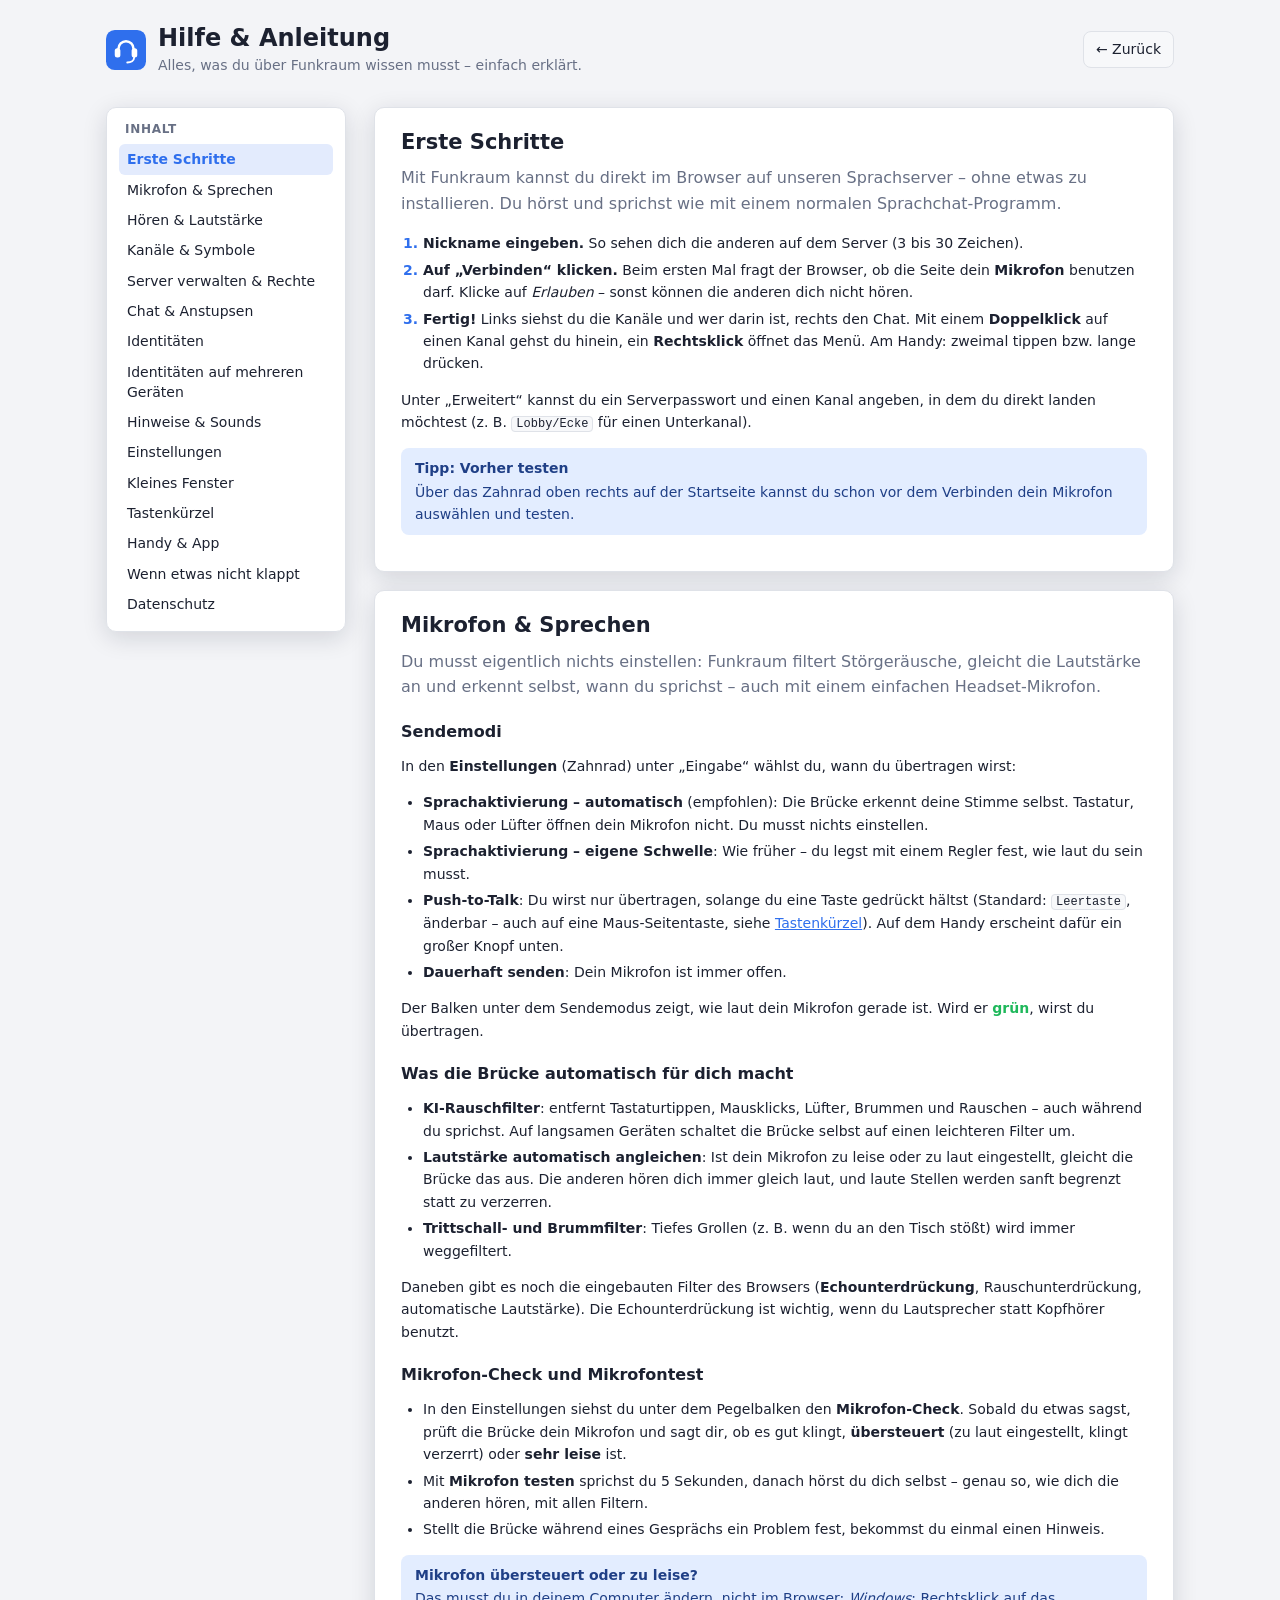
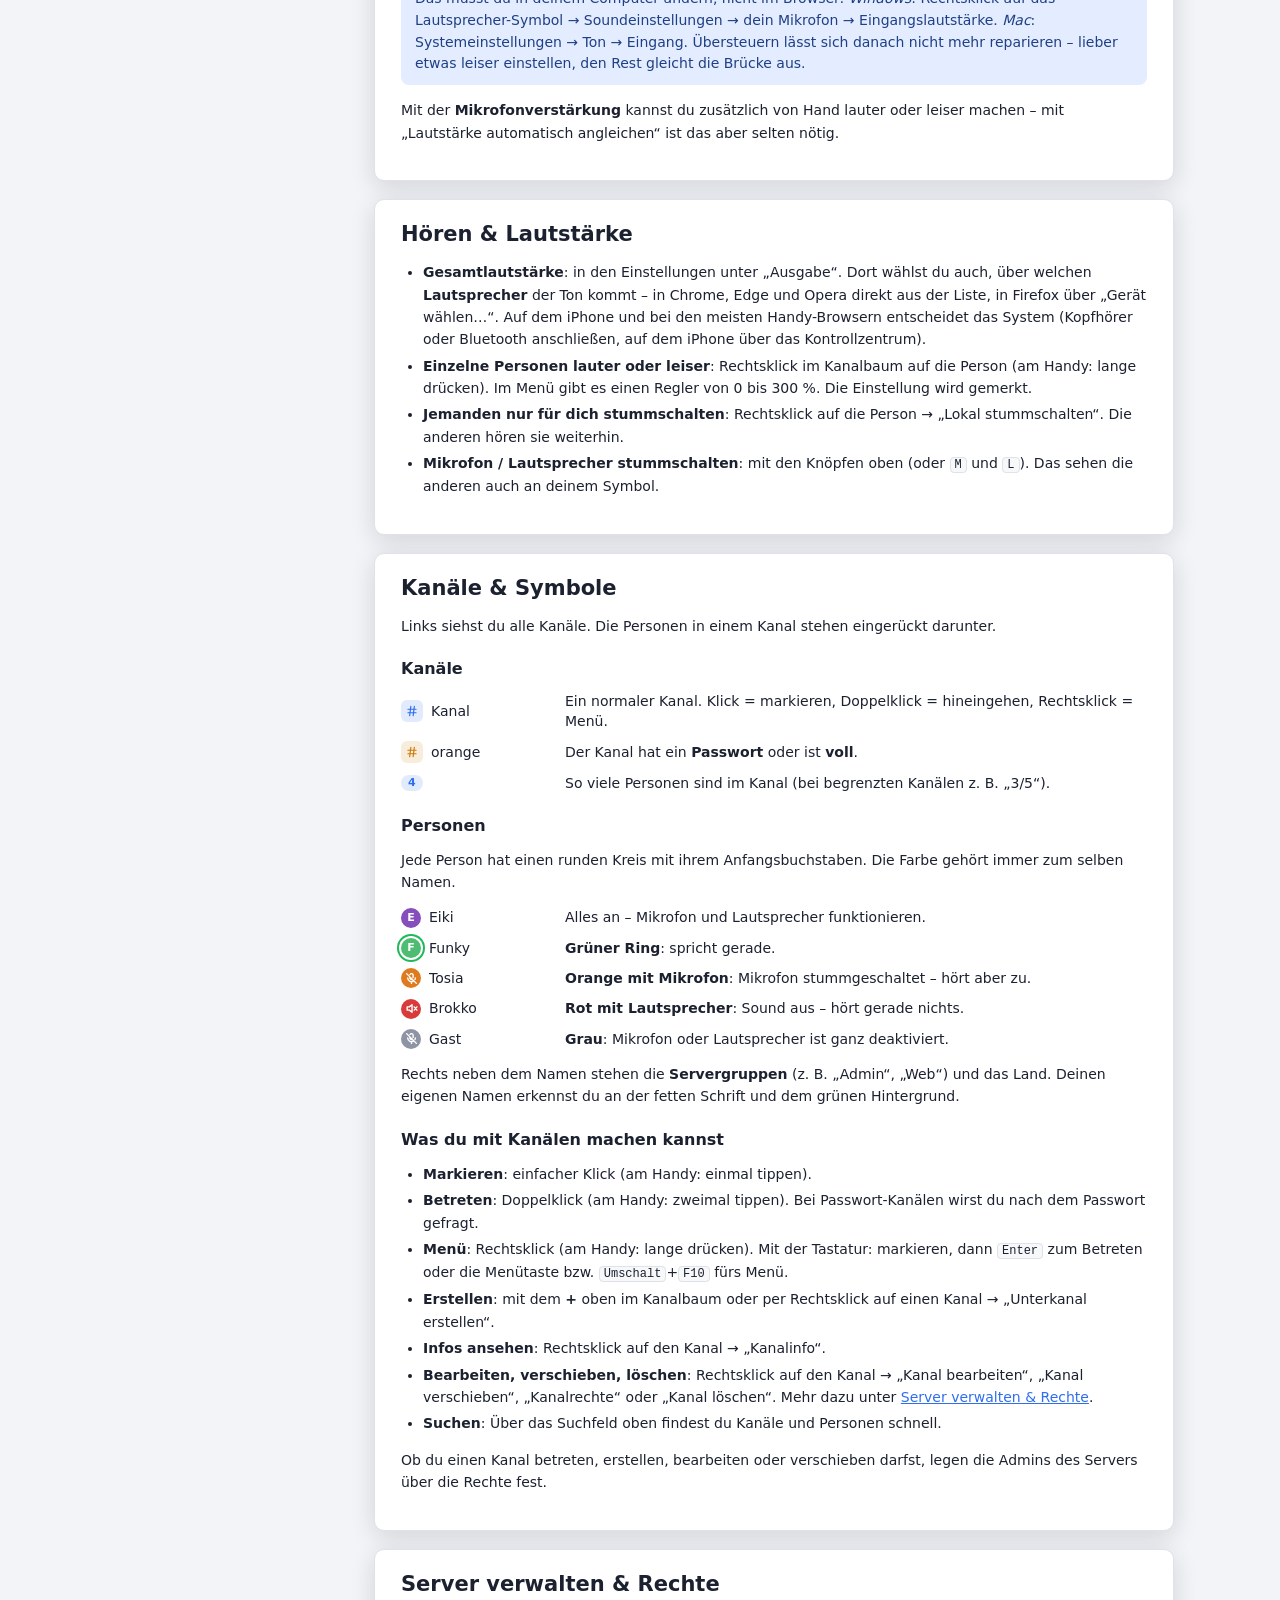
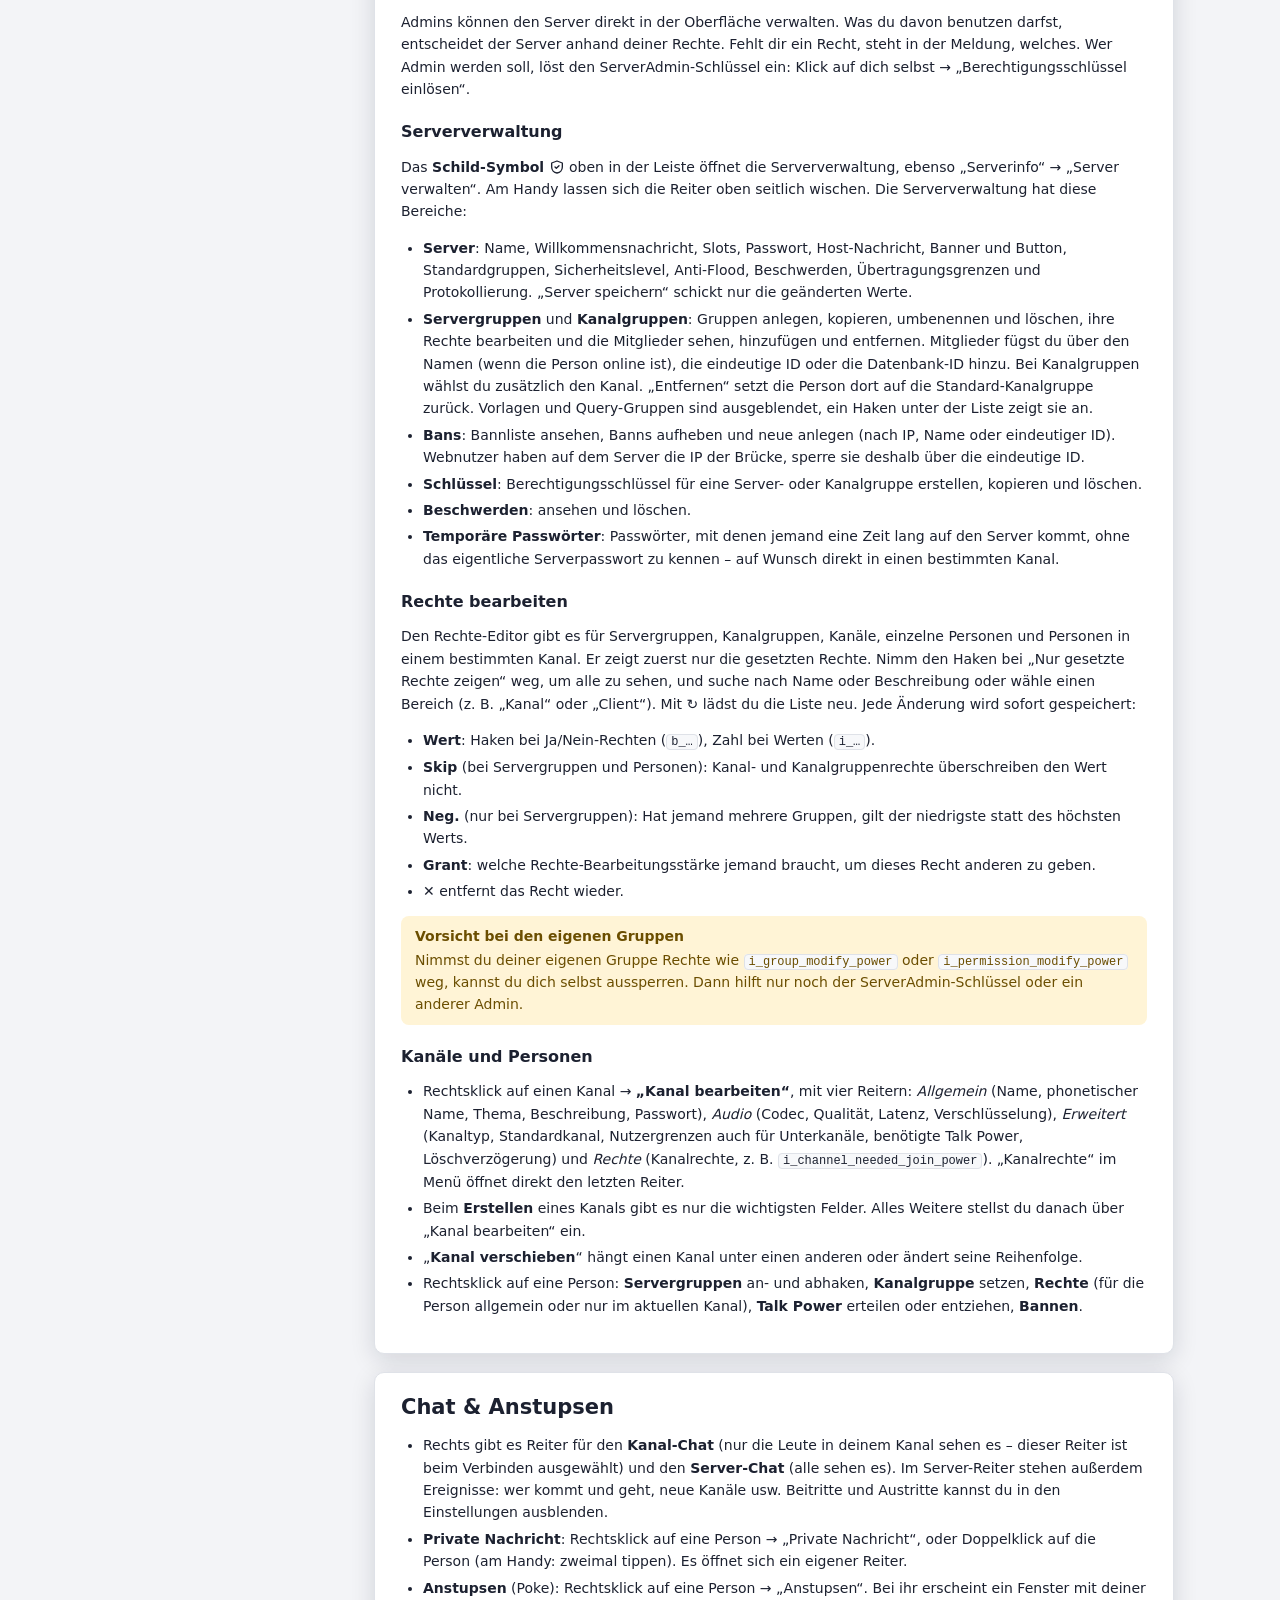
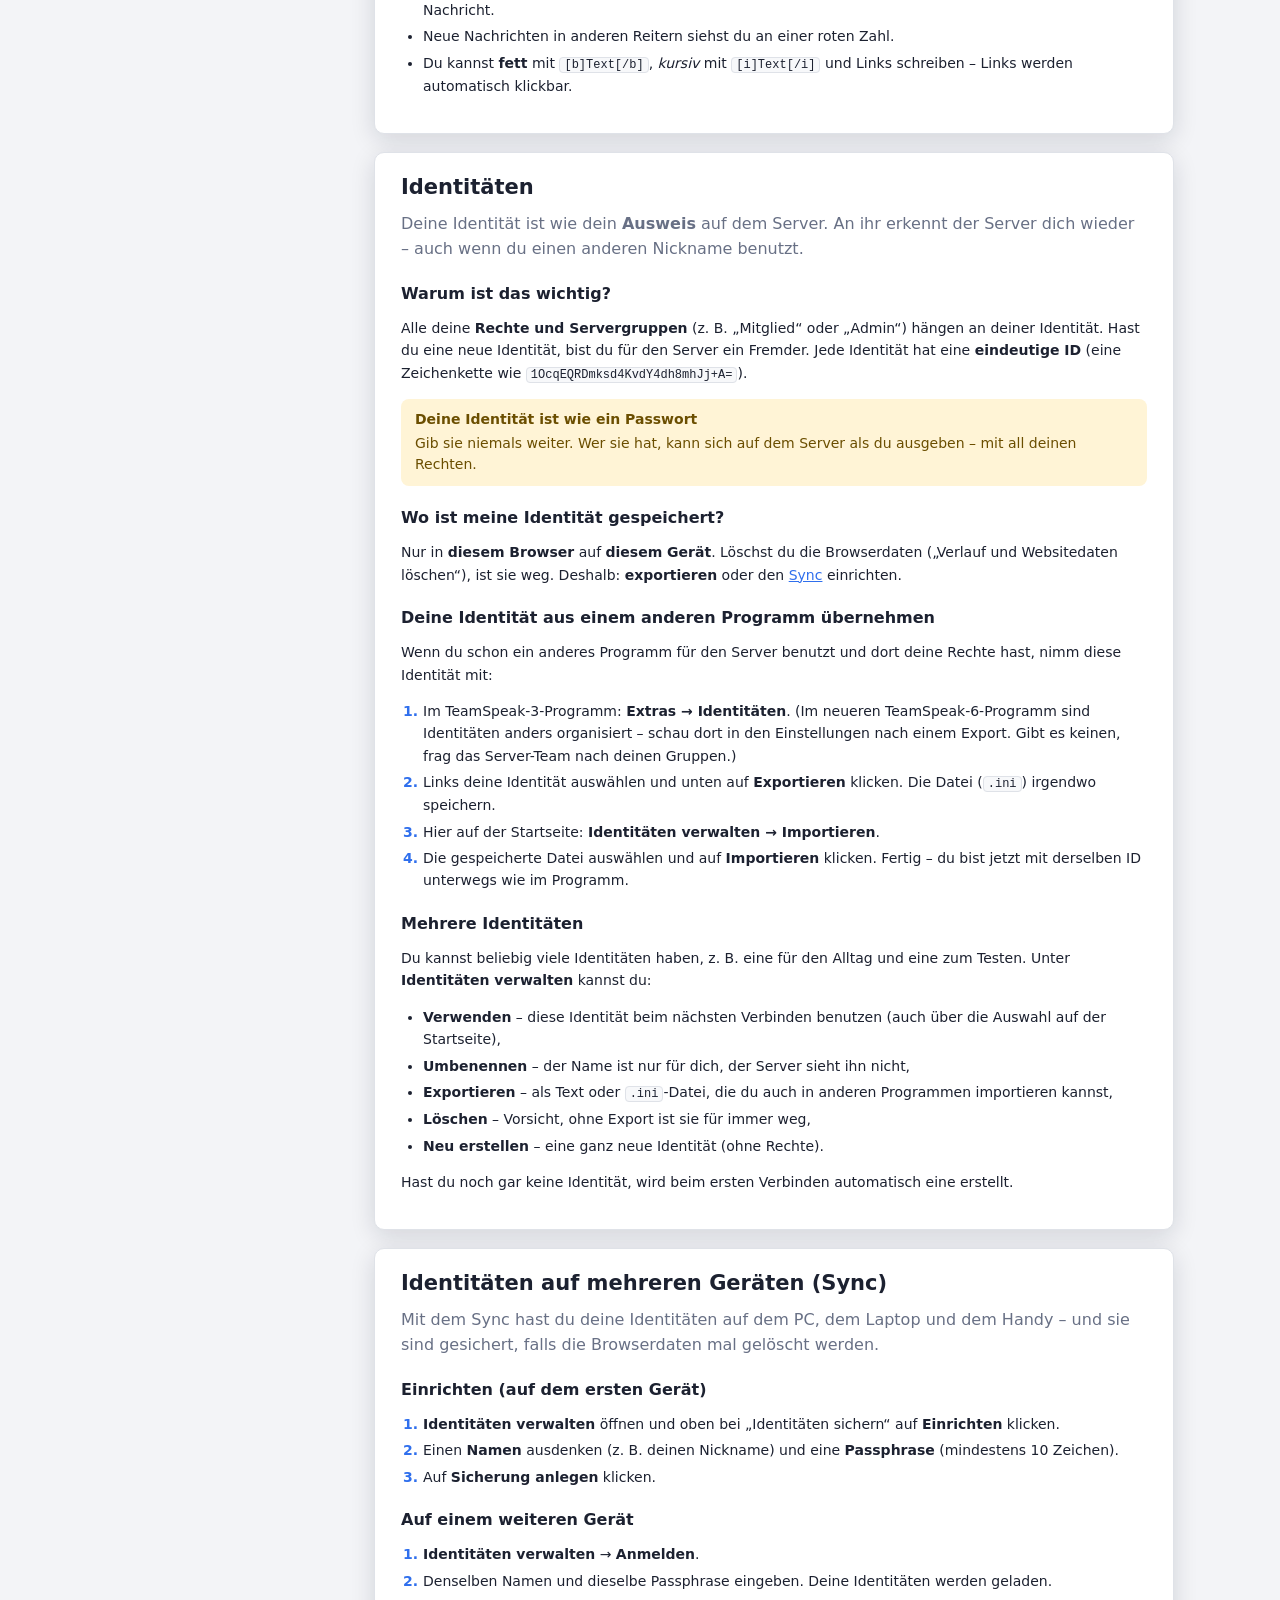
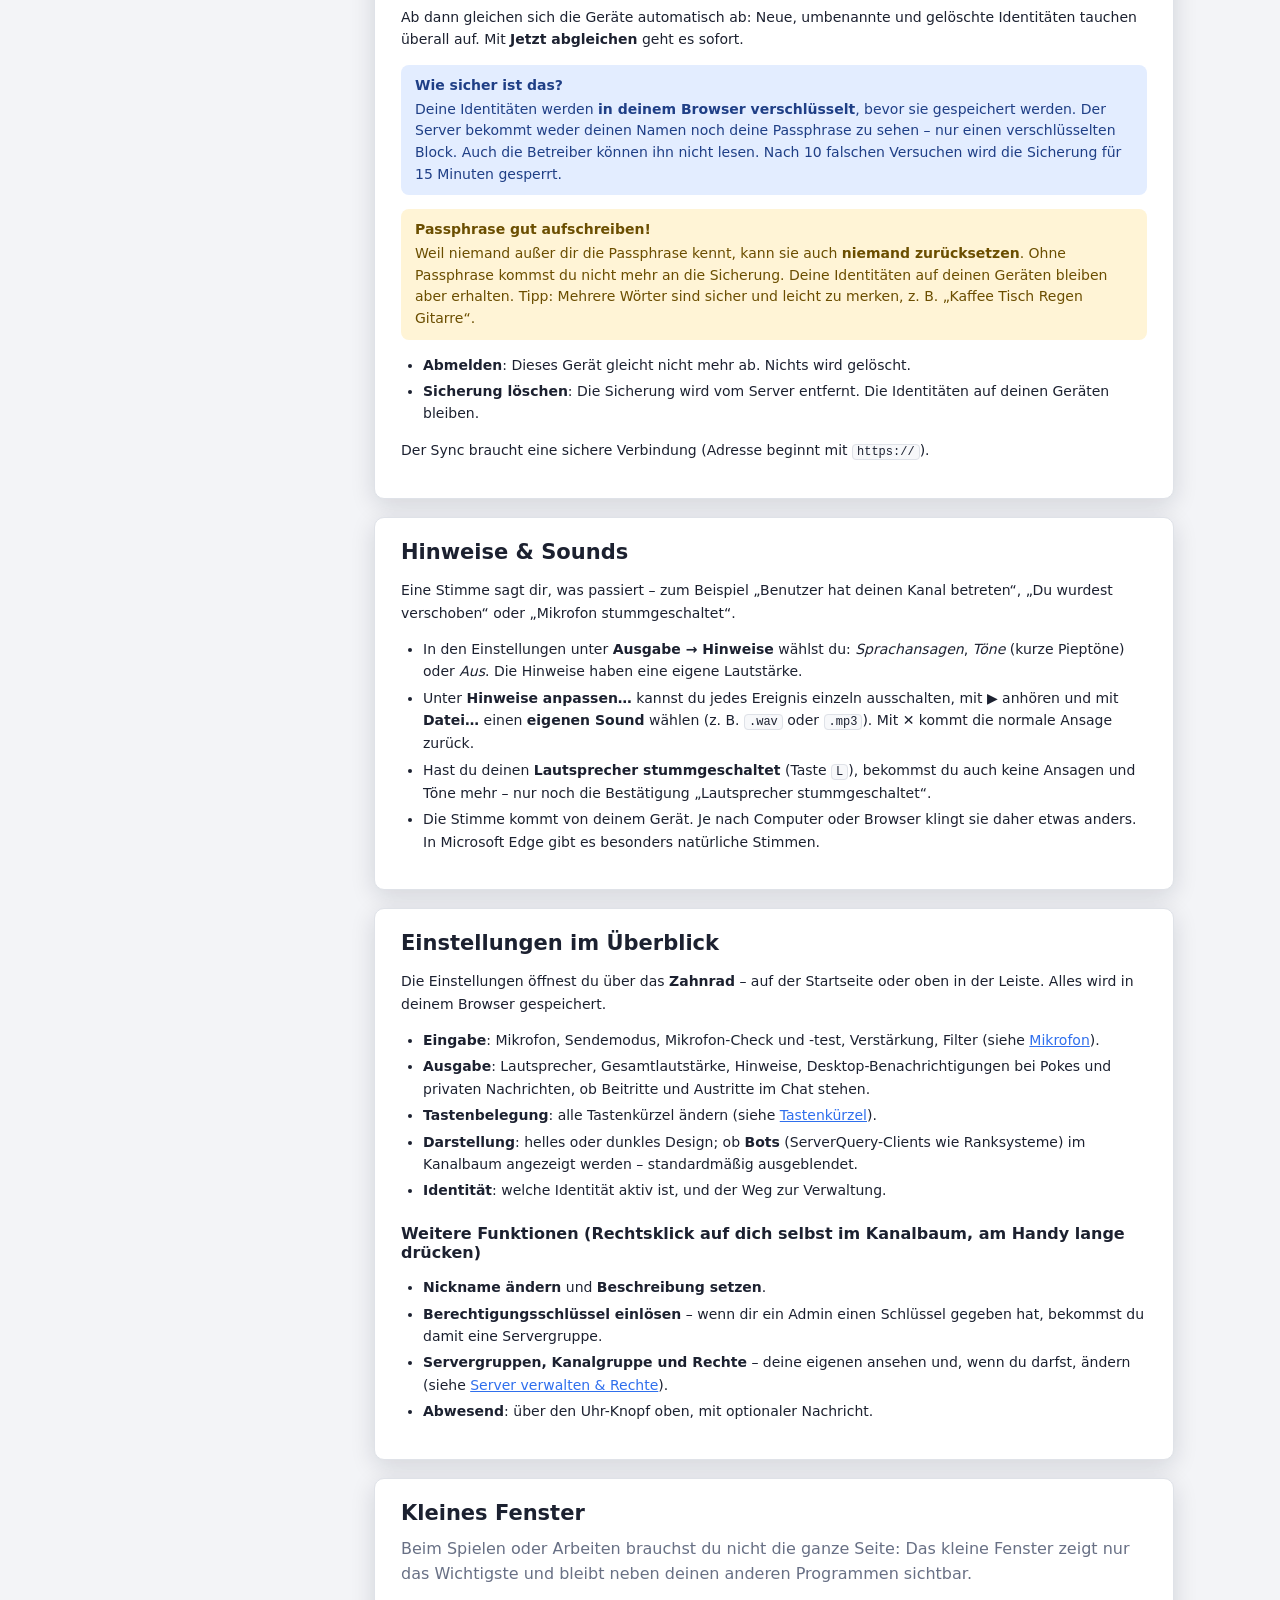
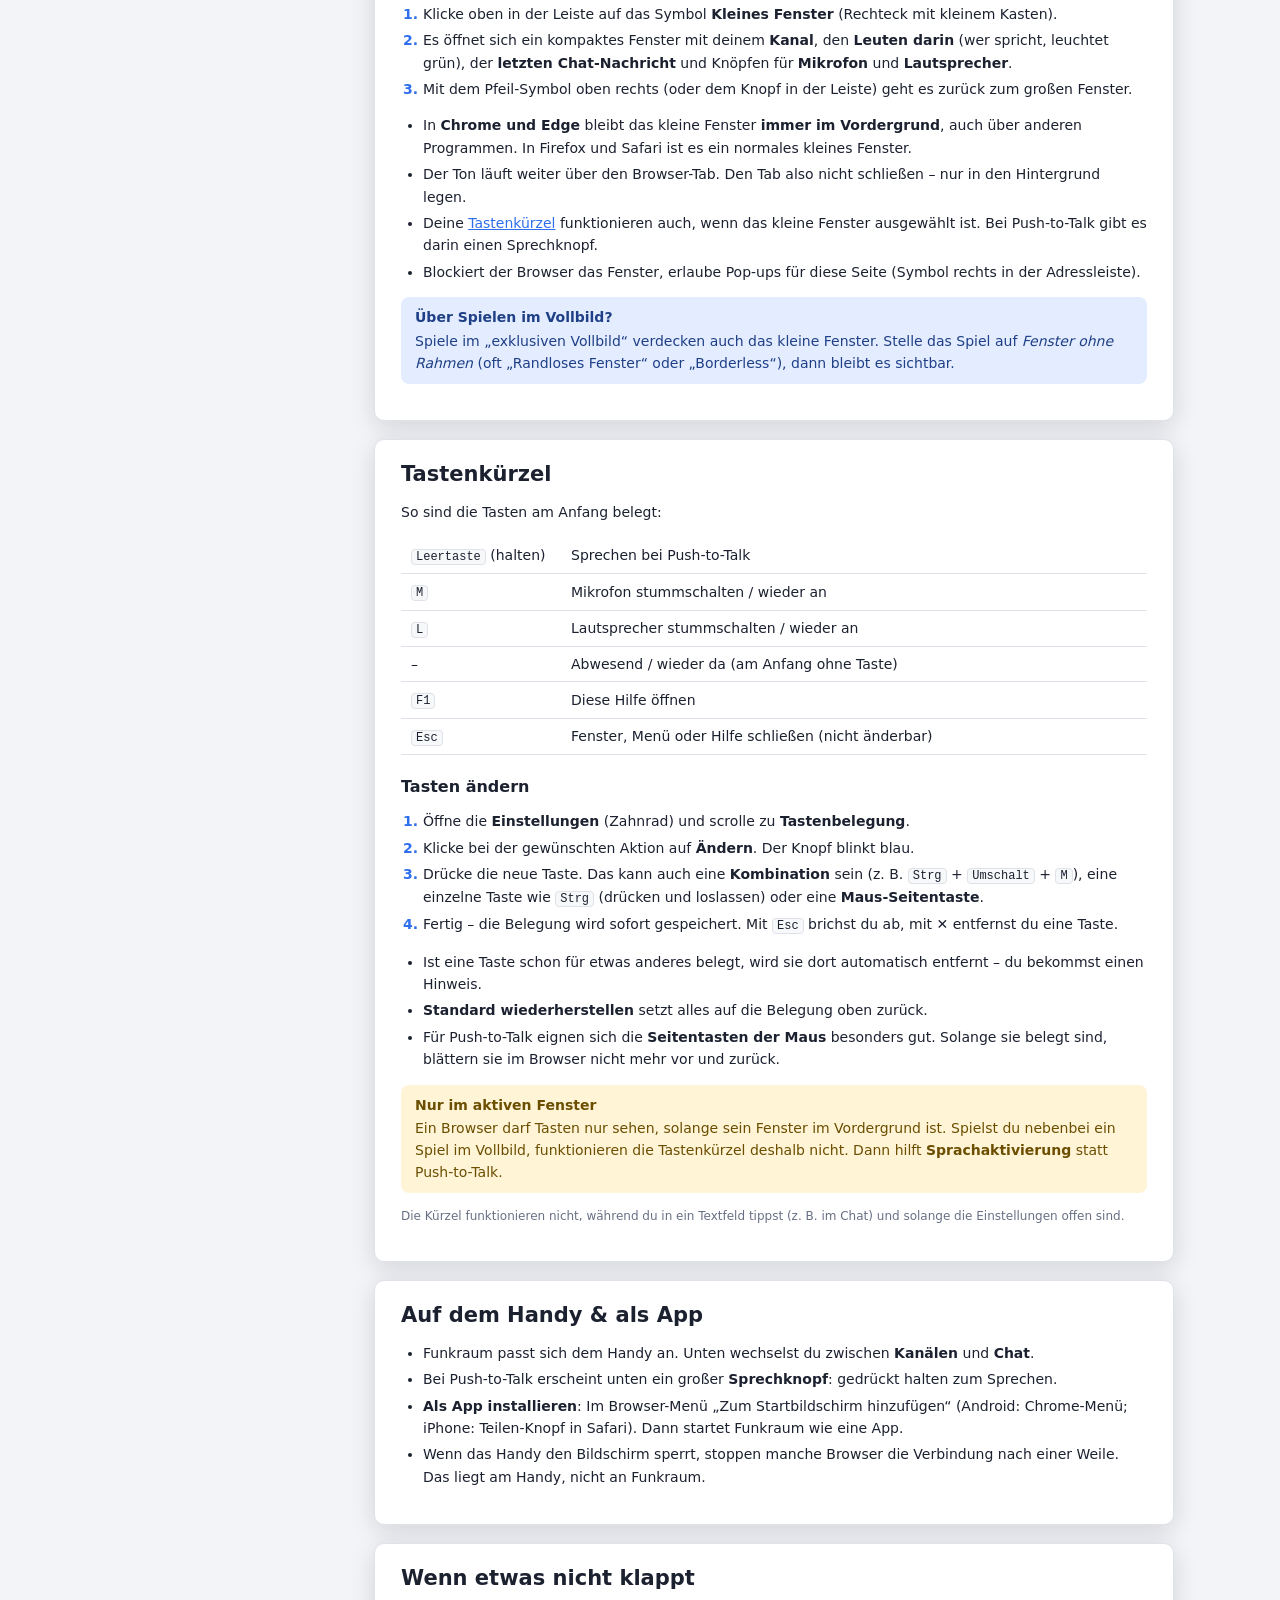
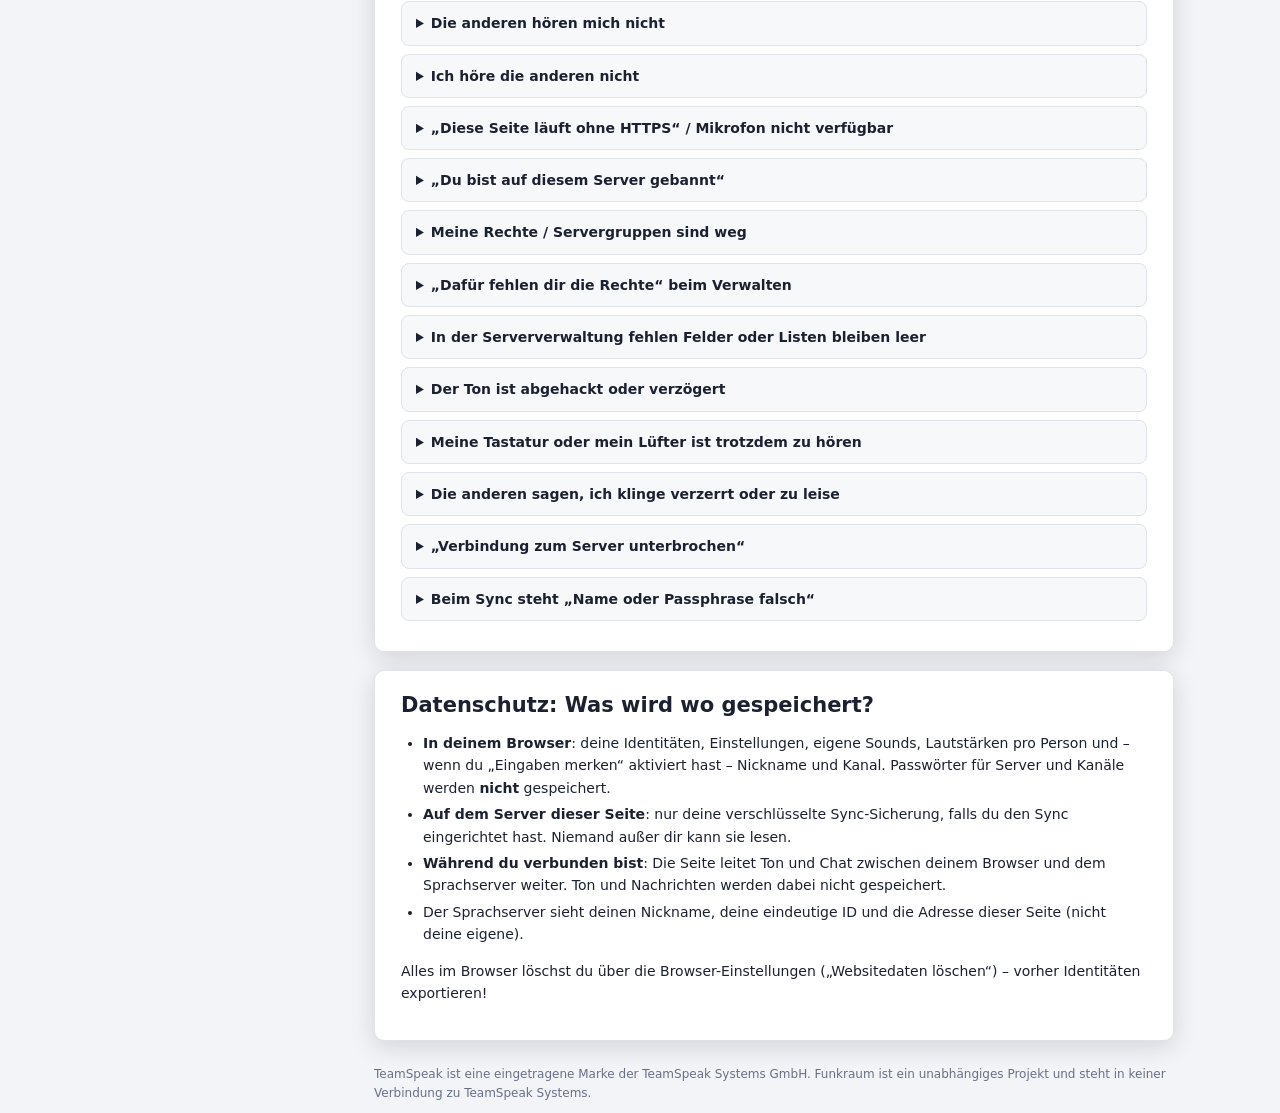
<file: web/help.html>
<!doctype html>
<html lang="de">
<head>
<meta charset="utf-8">
<meta name="viewport" content="width=device-width, initial-scale=1, viewport-fit=cover">
<meta name="theme-color" content="#1b1f27">
<title>Hilfe – Funkraum</title>
<link rel="icon" href="icon.svg" type="image/svg+xml">
<link rel="stylesheet" href="style.css">
<style>
  html, body { height: auto; min-height: 100%; }
  /* shown as overlay inside the app: the app's ✕ replaces the back button */
  .embedded .help-head .back { display: none; }
  .embedded .help-head { padding-right: 52px; }
  .help { max-width: 1100px; margin: 0 auto; padding: 16px; display: grid; grid-template-columns: 240px minmax(0, 1fr); gap: 28px; align-items: start; }
  .help-head { grid-column: 1 / -1; display: flex; align-items: center; gap: 12px; padding: 8px 0 4px; }
  .help-head h1 { margin: 0; font-size: 24px; }
  .help-head p { margin: 2px 0 0; }
  .help-head .back { margin-left: auto; text-decoration: none; }
  .toc { position: sticky; top: 16px; max-height: calc(100vh - 32px); overflow: auto; padding: 12px; }
  .toc h2 { font-size: 12px; text-transform: uppercase; letter-spacing: .06em; color: var(--muted); margin: 2px 6px 8px; }
  .toc a { display: block; padding: 5px 8px; border-radius: 6px; color: var(--text); text-decoration: none; font-size: 14px; }
  .toc a:hover { background: var(--hover); }
  .toc a.active { background: var(--select); color: var(--accent); font-weight: 600; }
  .content { min-width: 0; }
  .content section { padding: 22px 26px; margin-bottom: 18px; scroll-margin-top: 16px; }
  .content h2 { margin: 0 0 10px; font-size: 21px; }
  .content h3 { text-transform: none; letter-spacing: 0; font-size: 16px; color: var(--text); margin: 22px 0 6px; }
  .content p, .content li { line-height: 1.6; }
  .content ul, .content ol { padding-left: 22px; }
  .content li + li { margin-top: 4px; }
  .lead { font-size: 16px; color: var(--muted); margin-top: 0; }
  .tip, .warn-box { border-radius: 8px; padding: 10px 14px; margin: 14px 0; line-height: 1.55; }
  .tip { background: var(--info-bg); color: var(--info-text); }
  .warn-box { background: var(--warn-bg); color: var(--warn-text); }
  .tip > strong:first-child, .warn-box > strong:first-child { display: block; margin-bottom: 2px; }
  .legend { display: grid; grid-template-columns: auto 1fr; gap: 10px 14px; align-items: center; margin: 12px 0; }
  .legend .demo { display: flex; align-items: center; gap: 8px; min-width: 150px; font-size: 14px; }
  .legend .talk-dot.avatar { position: relative; }
  .legend .chan-ico { width: 22px; height: 22px; padding: 4px; border-radius: 6px; color: var(--accent); background: color-mix(in srgb, var(--accent) 14%, transparent); flex: none; }
  .legend .chan-ico.locked { color: #c97c0e; background: color-mix(in srgb, #d38b1f 16%, transparent); }
  .legend .chan-ico svg, .legend .ico svg { width: 100%; height: 100%; display: block; }
  .legend .count { font-size: 11px; font-weight: 600; padding: 0 7px; border-radius: 9px; background: color-mix(in srgb, var(--accent) 14%, transparent); color: var(--accent); }
  .legend .ring { box-shadow: 0 0 0 2px var(--panel), 0 0 0 4px var(--talk); }
  kbd { font-size: 12px; }
  table.keys { border-collapse: collapse; width: 100%; margin: 8px 0; }
  table.keys td { padding: 7px 10px; border-bottom: 1px solid var(--border); }
  table.keys td:first-child { width: 160px; white-space: nowrap; }
  details.faq { border: 1px solid var(--border); border-radius: 8px; padding: 0 14px; margin: 8px 0; background: var(--panel-2); }
  details.faq summary { color: var(--text); font-weight: 600; padding: 11px 0; }
  details.faq[open] summary { border-bottom: 1px solid var(--border); margin-bottom: 4px; }
  .steps li::marker { font-weight: 700; color: var(--accent); }
  @media (max-width: 820px) {
    .help { grid-template-columns: 1fr; gap: 12px; }
    .toc { position: static; max-height: none; }
    .toc nav { display: flex; flex-wrap: wrap; gap: 4px; }
    .toc a { background: var(--panel-2); border: 1px solid var(--border); font-size: 13px; }
    .content section { padding: 18px 16px; }
  }
</style>
</head>
<body>
<div class="help">
  <header class="help-head">
    <img src="icon.svg" alt="" width="40" height="40">
    <div>
      <h1>Hilfe &amp; Anleitung</h1>
      <p class="muted">Alles, was du über Funkraum wissen musst – einfach erklärt.</p>
    </div>
    <a class="back" href="./"><button type="button">← Zurück</button></a>
  </header>

  <aside class="card toc">
    <h2>Inhalt</h2>
    <nav>
      <a href="#start">Erste Schritte</a>
      <a href="#mikrofon">Mikrofon &amp; Sprechen</a>
      <a href="#hoeren">Hören &amp; Lautstärke</a>
      <a href="#kanaele">Kanäle &amp; Symbole</a>
      <a href="#verwaltung">Server verwalten &amp; Rechte</a>
      <a href="#chat">Chat &amp; Anstupsen</a>
      <a href="#identitaet">Identitäten</a>
      <a href="#sync">Identitäten auf mehreren Geräten</a>
      <a href="#hinweise">Hinweise &amp; Sounds</a>
      <a href="#einstellungen">Einstellungen</a>
      <a href="#mini">Kleines Fenster</a>
      <a href="#tasten">Tastenkürzel</a>
      <a href="#handy">Handy &amp; App</a>
      <a href="#probleme">Wenn etwas nicht klappt</a>
      <a href="#datenschutz">Datenschutz</a>
    </nav>
  </aside>

  <main class="content">

    <section class="card" id="start">
      <h2>Erste Schritte</h2>
      <p class="lead">Mit Funkraum kannst du direkt im Browser auf unseren Sprachserver – ohne etwas zu installieren. Du hörst und sprichst wie mit einem normalen Sprachchat-Programm.</p>
      <ol class="steps">
        <li><strong>Nickname eingeben.</strong> So sehen dich die anderen auf dem Server (3 bis 30 Zeichen).</li>
        <li><strong>Auf „Verbinden“ klicken.</strong> Beim ersten Mal fragt der Browser, ob die Seite dein <strong>Mikrofon</strong> benutzen darf. Klicke auf <em>Erlauben</em> – sonst können die anderen dich nicht hören.</li>
        <li><strong>Fertig!</strong> Links siehst du die Kanäle und wer darin ist, rechts den Chat. Mit einem <strong>Doppelklick</strong> auf einen Kanal gehst du hinein, ein <strong>Rechtsklick</strong> öffnet das Menü. Am Handy: zweimal tippen bzw. lange drücken.</li>
      </ol>
      <p>Unter „Erweitert“ kannst du ein Serverpasswort und einen Kanal angeben, in dem du direkt landen möchtest (z.&nbsp;B. <code>Lobby/Ecke</code> für einen Unterkanal).</p>
      <div class="tip"><strong>Tipp: Vorher testen</strong>Über das Zahnrad oben rechts auf der Startseite kannst du schon vor dem Verbinden dein Mikrofon auswählen und testen.</div>
    </section>

    <section class="card" id="mikrofon">
      <h2>Mikrofon &amp; Sprechen</h2>
      <p class="lead">Du musst eigentlich nichts einstellen: Funkraum filtert Störgeräusche, gleicht die Lautstärke an und erkennt selbst, wann du sprichst – auch mit einem einfachen Headset-Mikrofon.</p>
      <h3>Sendemodi</h3>
      <p>In den <strong>Einstellungen</strong> (Zahnrad) unter „Eingabe“ wählst du, wann du übertragen wirst:</p>
      <ul>
        <li><strong>Sprachaktivierung – automatisch</strong> (empfohlen): Die Brücke erkennt deine Stimme selbst. Tastatur, Maus oder Lüfter öffnen dein Mikrofon nicht. Du musst nichts einstellen.</li>
        <li><strong>Sprachaktivierung – eigene Schwelle</strong>: Wie früher – du legst mit einem Regler fest, wie laut du sein musst.</li>
        <li><strong>Push-to-Talk</strong>: Du wirst nur übertragen, solange du eine Taste gedrückt hältst (Standard: <kbd>Leertaste</kbd>, änderbar – auch auf eine Maus-Seitentaste, siehe <a href="#tasten">Tastenkürzel</a>). Auf dem Handy erscheint dafür ein großer Knopf unten.</li>
        <li><strong>Dauerhaft senden</strong>: Dein Mikrofon ist immer offen.</li>
      </ul>
      <p>Der Balken unter dem Sendemodus zeigt, wie laut dein Mikrofon gerade ist. Wird er <strong style="color:var(--talk)">grün</strong>, wirst du übertragen.</p>
      <h3>Was die Brücke automatisch für dich macht</h3>
      <ul>
        <li><strong>KI-Rauschfilter</strong>: entfernt Tastaturtippen, Mausklicks, Lüfter, Brummen und Rauschen – auch während du sprichst. Auf langsamen Geräten schaltet die Brücke selbst auf einen leichteren Filter um.</li>
        <li><strong>Lautstärke automatisch angleichen</strong>: Ist dein Mikrofon zu leise oder zu laut eingestellt, gleicht die Brücke das aus. Die anderen hören dich immer gleich laut, und laute Stellen werden sanft begrenzt statt zu verzerren.</li>
        <li><strong>Trittschall- und Brummfilter</strong>: Tiefes Grollen (z.&nbsp;B. wenn du an den Tisch stößt) wird immer weggefiltert.</li>
      </ul>
      <p>Daneben gibt es noch die eingebauten Filter des Browsers (<strong>Echounterdrückung</strong>, Rauschunterdrückung, automatische Lautstärke). Die Echounterdrückung ist wichtig, wenn du Lautsprecher statt Kopfhörer benutzt.</p>
      <h3>Mikrofon-Check und Mikrofontest</h3>
      <ul>
        <li>In den Einstellungen siehst du unter dem Pegelbalken den <strong>Mikrofon-Check</strong>. Sobald du etwas sagst, prüft die Brücke dein Mikrofon und sagt dir, ob es gut klingt, <strong>übersteuert</strong> (zu laut eingestellt, klingt verzerrt) oder <strong>sehr leise</strong> ist.</li>
        <li>Mit <strong>Mikrofon testen</strong> sprichst du 5 Sekunden, danach hörst du dich selbst – genau so, wie dich die anderen hören, mit allen Filtern.</li>
        <li>Stellt die Brücke während eines Gesprächs ein Problem fest, bekommst du einmal einen Hinweis.</li>
      </ul>
      <div class="tip"><strong>Mikrofon übersteuert oder zu leise?</strong>Das musst du in deinem Computer ändern, nicht im Browser: <em>Windows</em>: Rechtsklick auf das Lautsprecher-Symbol → Soundeinstellungen → dein Mikrofon → Eingangslautstärke. <em>Mac</em>: Systemeinstellungen → Ton → Eingang. Übersteuern lässt sich danach nicht mehr reparieren – lieber etwas leiser einstellen, den Rest gleicht die Brücke aus.</div>
      <p>Mit der <strong>Mikrofonverstärkung</strong> kannst du zusätzlich von Hand lauter oder leiser machen – mit „Lautstärke automatisch angleichen“ ist das aber selten nötig.</p>
    </section>

    <section class="card" id="hoeren">
      <h2>Hören &amp; Lautstärke</h2>
      <ul>
        <li><strong>Gesamtlautstärke</strong>: in den Einstellungen unter „Ausgabe“. Dort wählst du auch, über welchen <strong>Lautsprecher</strong> der Ton kommt – in Chrome, Edge und Opera direkt aus der Liste, in Firefox über „Gerät wählen…“. Auf dem iPhone und bei den meisten Handy-Browsern entscheidet das System (Kopfhörer oder Bluetooth anschließen, auf dem iPhone über das Kontrollzentrum).</li>
        <li><strong>Einzelne Personen lauter oder leiser</strong>: Rechtsklick im Kanalbaum auf die Person (am Handy: lange drücken). Im Menü gibt es einen Regler von 0 bis 300&nbsp;%. Die Einstellung wird gemerkt.</li>
        <li><strong>Jemanden nur für dich stummschalten</strong>: Rechtsklick auf die Person → „Lokal stummschalten“. Die anderen hören sie weiterhin.</li>
        <li><strong>Mikrofon / Lautsprecher stummschalten</strong>: mit den Knöpfen oben (oder <kbd>M</kbd> und <kbd>L</kbd>). Das sehen die anderen auch an deinem Symbol.</li>
      </ul>
    </section>

    <section class="card" id="kanaele">
      <h2>Kanäle &amp; Symbole</h2>
      <p>Links siehst du alle Kanäle. Die Personen in einem Kanal stehen eingerückt darunter.</p>
      <h3>Kanäle</h3>
      <div class="legend">
        <span class="demo"><span class="chan-ico"><svg viewBox="0 0 24 24" fill="none" stroke="currentColor" stroke-width="2" stroke-linecap="round"><path d="M5 9h14M5 15h14M10 4L8 20M16 4l-2 16"/></svg></span> Kanal</span><span>Ein normaler Kanal. Klick = markieren, Doppelklick = hineingehen, Rechtsklick = Menü.</span>
        <span class="demo"><span class="chan-ico locked"><svg viewBox="0 0 24 24" fill="none" stroke="currentColor" stroke-width="2" stroke-linecap="round"><path d="M5 9h14M5 15h14M10 4L8 20M16 4l-2 16"/></svg></span> orange</span><span>Der Kanal hat ein <strong>Passwort</strong> oder ist <strong>voll</strong>.</span>
        <span class="demo"><span class="count">4</span></span><span>So viele Personen sind im Kanal (bei begrenzten Kanälen z.&nbsp;B. „3/5“).</span>
      </div>
      <h3>Personen</h3>
      <p>Jede Person hat einen runden Kreis mit ihrem Anfangsbuchstaben. Die Farbe gehört immer zum selben Namen.</p>
      <div class="legend">
        <span class="demo"><span class="talk-dot avatar" style="--hue:270">E</span> Eiki</span><span>Alles an – Mikrofon und Lautsprecher funktionieren.</span>
        <span class="demo"><span class="talk-dot avatar ring" style="--hue:140">F</span> Funky</span><span><strong>Grüner Ring</strong>: spricht gerade.</span>
        <span class="demo"><span class="talk-dot avatar state mic-off"><span class="ico"><svg viewBox="0 0 24 24" fill="none" stroke="currentColor" stroke-width="2.6" stroke-linecap="round" stroke-linejoin="round"><path d="M3 3l18 18M9 9v2a3 3 0 0 0 5 2.2M15 10V6a3 3 0 0 0-5.7-1.3M5 11a7 7 0 0 0 11.5 5.3M19 11a7 7 0 0 1-.6 2.8M12 18v3"/></svg></span></span> Tosia</span><span><strong>Orange mit Mikrofon</strong>: Mikrofon stummgeschaltet – hört aber zu.</span>
        <span class="demo"><span class="talk-dot avatar state sound-off"><span class="ico"><svg viewBox="0 0 24 24" fill="none" stroke="currentColor" stroke-width="2.6" stroke-linecap="round" stroke-linejoin="round"><path d="M4 9h4l5-4v14l-5-4H4z"/><path d="M17 9l5 6M22 9l-5 6"/></svg></span></span> Brokko</span><span><strong>Rot mit Lautsprecher</strong>: Sound aus – hört gerade nichts.</span>
        <span class="demo"><span class="talk-dot avatar state hw-off"><span class="ico"><svg viewBox="0 0 24 24" fill="none" stroke="currentColor" stroke-width="2.6" stroke-linecap="round" stroke-linejoin="round"><path d="M3 3l18 18M9 9v2a3 3 0 0 0 5 2.2M15 10V6a3 3 0 0 0-5.7-1.3M5 11a7 7 0 0 0 11.5 5.3M19 11a7 7 0 0 1-.6 2.8M12 18v3"/></svg></span></span> Gast</span><span><strong>Grau</strong>: Mikrofon oder Lautsprecher ist ganz deaktiviert.</span>
      </div>
      <p>Rechts neben dem Namen stehen die <strong>Servergruppen</strong> (z.&nbsp;B. „Admin“, „Web“) und das Land. Deinen eigenen Namen erkennst du an der fetten Schrift und dem grünen Hintergrund.</p>
      <h3>Was du mit Kanälen machen kannst</h3>
      <ul>
        <li><strong>Markieren</strong>: einfacher Klick (am Handy: einmal tippen).</li>
        <li><strong>Betreten</strong>: Doppelklick (am Handy: zweimal tippen). Bei Passwort-Kanälen wirst du nach dem Passwort gefragt.</li>
        <li><strong>Menü</strong>: Rechtsklick (am Handy: lange drücken). Mit der Tastatur: markieren, dann <kbd>Enter</kbd> zum Betreten oder die Menütaste bzw. <kbd>Umschalt</kbd>+<kbd>F10</kbd> fürs Menü.</li>
        <li><strong>Erstellen</strong>: mit dem <strong>+</strong> oben im Kanalbaum oder per Rechtsklick auf einen Kanal → „Unterkanal erstellen“.</li>
        <li><strong>Infos ansehen</strong>: Rechtsklick auf den Kanal → „Kanalinfo“.</li>
        <li><strong>Bearbeiten, verschieben, löschen</strong>: Rechtsklick auf den Kanal → „Kanal bearbeiten“, „Kanal verschieben“, „Kanalrechte“ oder „Kanal löschen“. Mehr dazu unter <a href="#verwaltung">Server verwalten &amp; Rechte</a>.</li>
        <li><strong>Suchen</strong>: Über das Suchfeld oben findest du Kanäle und Personen schnell.</li>
      </ul>
      <p>Ob du einen Kanal betreten, erstellen, bearbeiten oder verschieben darfst, legen die Admins des Servers über die Rechte fest.</p>
    </section>

    <section class="card" id="verwaltung">
      <h2>Server verwalten &amp; Rechte</h2>
      <p>Admins können den Server direkt in der Oberfläche verwalten. Was du davon benutzen darfst, entscheidet der Server anhand deiner Rechte. Fehlt dir ein Recht, steht in der Meldung, welches. Wer Admin werden soll, löst den ServerAdmin-Schlüssel ein: Klick auf dich selbst → „Berechtigungsschlüssel einlösen“.</p>
      <h3>Serververwaltung</h3>
      <p>Das <strong>Schild-Symbol</strong> <svg viewBox="0 0 24 24" width="16" height="16" style="vertical-align:-3px" fill="none" stroke="currentColor" stroke-width="2" stroke-linecap="round" stroke-linejoin="round"><path d="M12 3l8 3v6c0 4.5-3.4 8.3-8 9-4.6-.7-8-4.5-8-9V6z"/><path d="M9 12l2 2 4-4"/></svg> oben in der Leiste öffnet die Serververwaltung, ebenso „Serverinfo“ → „Server verwalten“. Am Handy lassen sich die Reiter oben seitlich wischen. Die Serververwaltung hat diese Bereiche:</p>
      <ul>
        <li><strong>Server</strong>: Name, Willkommensnachricht, Slots, Passwort, Host-Nachricht, Banner und Button, Standardgruppen, Sicherheitslevel, Anti-Flood, Beschwerden, Übertragungsgrenzen und Protokollierung. „Server speichern“ schickt nur die geänderten Werte.</li>
        <li><strong>Servergruppen</strong> und <strong>Kanalgruppen</strong>: Gruppen anlegen, kopieren, umbenennen und löschen, ihre Rechte bearbeiten und die Mitglieder sehen, hinzufügen und entfernen. Mitglieder fügst du über den Namen (wenn die Person online ist), die eindeutige ID oder die Datenbank-ID hinzu. Bei Kanalgruppen wählst du zusätzlich den Kanal. „Entfernen“ setzt die Person dort auf die Standard-Kanalgruppe zurück. Vorlagen und Query-Gruppen sind ausgeblendet, ein Haken unter der Liste zeigt sie an.</li>
        <li><strong>Bans</strong>: Bannliste ansehen, Banns aufheben und neue anlegen (nach IP, Name oder eindeutiger ID). Webnutzer haben auf dem Server die IP der Brücke, sperre sie deshalb über die eindeutige ID.</li>
        <li><strong>Schlüssel</strong>: Berechtigungsschlüssel für eine Server- oder Kanalgruppe erstellen, kopieren und löschen.</li>
        <li><strong>Beschwerden</strong>: ansehen und löschen.</li>
        <li><strong>Temporäre Passwörter</strong>: Passwörter, mit denen jemand eine Zeit lang auf den Server kommt, ohne das eigentliche Serverpasswort zu kennen – auf Wunsch direkt in einen bestimmten Kanal.</li>
      </ul>
      <h3>Rechte bearbeiten</h3>
      <p>Den Rechte-Editor gibt es für Servergruppen, Kanalgruppen, Kanäle, einzelne Personen und Personen in einem bestimmten Kanal. Er zeigt zuerst nur die gesetzten Rechte. Nimm den Haken bei „Nur gesetzte Rechte zeigen“ weg, um alle zu sehen, und suche nach Name oder Beschreibung oder wähle einen Bereich (z.&nbsp;B. „Kanal“ oder „Client“). Mit ↻ lädst du die Liste neu. Jede Änderung wird sofort gespeichert:</p>
      <ul>
        <li><strong>Wert</strong>: Haken bei Ja/Nein-Rechten (<code>b_…</code>), Zahl bei Werten (<code>i_…</code>).</li>
        <li><strong>Skip</strong> (bei Servergruppen und Personen): Kanal- und Kanalgruppenrechte überschreiben den Wert nicht.</li>
        <li><strong>Neg.</strong> (nur bei Servergruppen): Hat jemand mehrere Gruppen, gilt der niedrigste statt des höchsten Werts.</li>
        <li><strong>Grant</strong>: welche Rechte-Bearbeitungsstärke jemand braucht, um dieses Recht anderen zu geben.</li>
        <li><strong>✕</strong> entfernt das Recht wieder.</li>
      </ul>
      <div class="warn-box"><strong>Vorsicht bei den eigenen Gruppen</strong>Nimmst du deiner eigenen Gruppe Rechte wie <code>i_group_modify_power</code> oder <code>i_permission_modify_power</code> weg, kannst du dich selbst aussperren. Dann hilft nur noch der ServerAdmin-Schlüssel oder ein anderer Admin.</div>
      <h3>Kanäle und Personen</h3>
      <ul>
        <li>Rechtsklick auf einen Kanal → <strong>„Kanal bearbeiten“</strong>, mit vier Reitern: <em>Allgemein</em> (Name, phonetischer Name, Thema, Beschreibung, Passwort), <em>Audio</em> (Codec, Qualität, Latenz, Verschlüsselung), <em>Erweitert</em> (Kanaltyp, Standardkanal, Nutzergrenzen auch für Unterkanäle, benötigte Talk Power, Löschverzögerung) und <em>Rechte</em> (Kanalrechte, z.&nbsp;B. <code>i_channel_needed_join_power</code>). „Kanalrechte“ im Menü öffnet direkt den letzten Reiter.</li>
        <li>Beim <strong>Erstellen</strong> eines Kanals gibt es nur die wichtigsten Felder. Alles Weitere stellst du danach über „Kanal bearbeiten“ ein.</li>
        <li>„<strong>Kanal verschieben</strong>“ hängt einen Kanal unter einen anderen oder ändert seine Reihenfolge.</li>
        <li>Rechtsklick auf eine Person: <strong>Servergruppen</strong> an- und abhaken, <strong>Kanalgruppe</strong> setzen, <strong>Rechte</strong> (für die Person allgemein oder nur im aktuellen Kanal), <strong>Talk Power</strong> erteilen oder entziehen, <strong>Bannen</strong>.</li>
      </ul>
    </section>

    <section class="card" id="chat">
      <h2>Chat &amp; Anstupsen</h2>
      <ul>
        <li>Rechts gibt es Reiter für den <strong>Kanal-Chat</strong> (nur die Leute in deinem Kanal sehen es – dieser Reiter ist beim Verbinden ausgewählt) und den <strong>Server-Chat</strong> (alle sehen es). Im Server-Reiter stehen außerdem Ereignisse: wer kommt und geht, neue Kanäle usw. Beitritte und Austritte kannst du in den Einstellungen ausblenden.</li>
        <li><strong>Private Nachricht</strong>: Rechtsklick auf eine Person → „Private Nachricht“, oder Doppelklick auf die Person (am Handy: zweimal tippen). Es öffnet sich ein eigener Reiter.</li>
        <li><strong>Anstupsen</strong> (Poke): Rechtsklick auf eine Person → „Anstupsen“. Bei ihr erscheint ein Fenster mit deiner Nachricht.</li>
        <li>Neue Nachrichten in anderen Reitern siehst du an einer roten Zahl.</li>
        <li>Du kannst <strong>fett</strong> mit <code>[b]Text[/b]</code>, <em>kursiv</em> mit <code>[i]Text[/i]</code> und Links schreiben – Links werden automatisch klickbar.</li>
      </ul>
    </section>

    <section class="card" id="identitaet">
      <h2>Identitäten</h2>
      <p class="lead">Deine Identität ist wie dein <strong>Ausweis</strong> auf dem Server. An ihr erkennt der Server dich wieder – auch wenn du einen anderen Nickname benutzt.</p>
      <h3>Warum ist das wichtig?</h3>
      <p>Alle deine <strong>Rechte und Servergruppen</strong> (z.&nbsp;B. „Mitglied“ oder „Admin“) hängen an deiner Identität. Hast du eine neue Identität, bist du für den Server ein Fremder. Jede Identität hat eine <strong>eindeutige ID</strong> (eine Zeichenkette wie <code>1OcqEQRDmksd4KvdY4dh8mhJj+A=</code>).</p>
      <div class="warn-box"><strong>Deine Identität ist wie ein Passwort</strong>Gib sie niemals weiter. Wer sie hat, kann sich auf dem Server als du ausgeben – mit all deinen Rechten.</div>
      <h3>Wo ist meine Identität gespeichert?</h3>
      <p>Nur in <strong>diesem Browser</strong> auf <strong>diesem Gerät</strong>. Löschst du die Browserdaten („Verlauf und Websitedaten löschen“), ist sie weg. Deshalb: <strong>exportieren</strong> oder den <a href="#sync">Sync</a> einrichten.</p>
      <h3>Deine Identität aus einem anderen Programm übernehmen</h3>
      <p>Wenn du schon ein anderes Programm für den Server benutzt und dort deine Rechte hast, nimm diese Identität mit:</p>
      <ol class="steps">
        <li>Im TeamSpeak-3-Programm: <strong>Extras → Identitäten</strong>. (Im neueren TeamSpeak-6-Programm sind Identitäten anders organisiert – schau dort in den Einstellungen nach einem Export. Gibt es keinen, frag das Server-Team nach deinen Gruppen.)</li>
        <li>Links deine Identität auswählen und unten auf <strong>Exportieren</strong> klicken. Die Datei (<code>.ini</code>) irgendwo speichern.</li>
        <li>Hier auf der Startseite: <strong>Identitäten verwalten → Importieren</strong>.</li>
        <li>Die gespeicherte Datei auswählen und auf <strong>Importieren</strong> klicken. Fertig – du bist jetzt mit derselben ID unterwegs wie im Programm.</li>
      </ol>
      <h3>Mehrere Identitäten</h3>
      <p>Du kannst beliebig viele Identitäten haben, z.&nbsp;B. eine für den Alltag und eine zum Testen. Unter <strong>Identitäten verwalten</strong> kannst du:</p>
      <ul>
        <li><strong>Verwenden</strong> – diese Identität beim nächsten Verbinden benutzen (auch über die Auswahl auf der Startseite),</li>
        <li><strong>Umbenennen</strong> – der Name ist nur für dich, der Server sieht ihn nicht,</li>
        <li><strong>Exportieren</strong> – als Text oder <code>.ini</code>-Datei, die du auch in anderen Programmen importieren kannst,</li>
        <li><strong>Löschen</strong> – Vorsicht, ohne Export ist sie für immer weg,</li>
        <li><strong>Neu erstellen</strong> – eine ganz neue Identität (ohne Rechte).</li>
      </ul>
      <p>Hast du noch gar keine Identität, wird beim ersten Verbinden automatisch eine erstellt.</p>
    </section>

    <section class="card" id="sync">
      <h2>Identitäten auf mehreren Geräten (Sync)</h2>
      <p class="lead">Mit dem Sync hast du deine Identitäten auf dem PC, dem Laptop und dem Handy – und sie sind gesichert, falls die Browserdaten mal gelöscht werden.</p>
      <h3>Einrichten (auf dem ersten Gerät)</h3>
      <ol class="steps">
        <li><strong>Identitäten verwalten</strong> öffnen und oben bei „Identitäten sichern“ auf <strong>Einrichten</strong> klicken.</li>
        <li>Einen <strong>Namen</strong> ausdenken (z.&nbsp;B. deinen Nickname) und eine <strong>Passphrase</strong> (mindestens 10 Zeichen).</li>
        <li>Auf <strong>Sicherung anlegen</strong> klicken.</li>
      </ol>
      <h3>Auf einem weiteren Gerät</h3>
      <ol class="steps">
        <li><strong>Identitäten verwalten</strong> → <strong>Anmelden</strong>.</li>
        <li>Denselben Namen und dieselbe Passphrase eingeben. Deine Identitäten werden geladen.</li>
      </ol>
      <p>Ab dann gleichen sich die Geräte automatisch ab: Neue, umbenannte und gelöschte Identitäten tauchen überall auf. Mit <strong>Jetzt abgleichen</strong> geht es sofort.</p>
      <div class="tip"><strong>Wie sicher ist das?</strong>Deine Identitäten werden <strong>in deinem Browser verschlüsselt</strong>, bevor sie gespeichert werden. Der Server bekommt weder deinen Namen noch deine Passphrase zu sehen – nur einen verschlüsselten Block. Auch die Betreiber können ihn nicht lesen. Nach 10 falschen Versuchen wird die Sicherung für 15 Minuten gesperrt.</div>
      <div class="warn-box"><strong>Passphrase gut aufschreiben!</strong>Weil niemand außer dir die Passphrase kennt, kann sie auch <strong>niemand zurücksetzen</strong>. Ohne Passphrase kommst du nicht mehr an die Sicherung. Deine Identitäten auf deinen Geräten bleiben aber erhalten. Tipp: Mehrere Wörter sind sicher und leicht zu merken, z.&nbsp;B. „Kaffee Tisch Regen Gitarre“.</div>
      <ul>
        <li><strong>Abmelden</strong>: Dieses Gerät gleicht nicht mehr ab. Nichts wird gelöscht.</li>
        <li><strong>Sicherung löschen</strong>: Die Sicherung wird vom Server entfernt. Die Identitäten auf deinen Geräten bleiben.</li>
      </ul>
      <p>Der Sync braucht eine sichere Verbindung (Adresse beginnt mit <code>https://</code>).</p>
    </section>

    <section class="card" id="hinweise">
      <h2>Hinweise &amp; Sounds</h2>
      <p>Eine Stimme sagt dir, was passiert – zum Beispiel „Benutzer hat deinen Kanal betreten“, „Du wurdest verschoben“ oder „Mikrofon stummgeschaltet“.</p>
      <ul>
        <li>In den Einstellungen unter <strong>Ausgabe → Hinweise</strong> wählst du: <em>Sprachansagen</em>, <em>Töne</em> (kurze Pieptöne) oder <em>Aus</em>. Die Hinweise haben eine eigene Lautstärke.</li>
        <li>Unter <strong>Hinweise anpassen…</strong> kannst du jedes Ereignis einzeln ausschalten, mit <strong>▶</strong> anhören und mit <strong>Datei…</strong> einen <strong>eigenen Sound</strong> wählen (z.&nbsp;B. <code>.wav</code> oder <code>.mp3</code>). Mit <strong>✕</strong> kommt die normale Ansage zurück.</li>
        <li>Hast du deinen <strong>Lautsprecher stummgeschaltet</strong> (Taste <kbd>L</kbd>), bekommst du auch keine Ansagen und Töne mehr – nur noch die Bestätigung „Lautsprecher stummgeschaltet“.</li>
        <li>Die Stimme kommt von deinem Gerät. Je nach Computer oder Browser klingt sie daher etwas anders. In Microsoft Edge gibt es besonders natürliche Stimmen.</li>
      </ul>
    </section>

    <section class="card" id="einstellungen">
      <h2>Einstellungen im Überblick</h2>
      <p>Die Einstellungen öffnest du über das <strong>Zahnrad</strong> – auf der Startseite oder oben in der Leiste. Alles wird in deinem Browser gespeichert.</p>
      <ul>
        <li><strong>Eingabe</strong>: Mikrofon, Sendemodus, Mikrofon-Check und -test, Verstärkung, Filter (siehe <a href="#mikrofon">Mikrofon</a>).</li>
        <li><strong>Ausgabe</strong>: Lautsprecher, Gesamtlautstärke, Hinweise, Desktop-Benachrichtigungen bei Pokes und privaten Nachrichten, ob Beitritte und Austritte im Chat stehen.</li>
        <li><strong>Tastenbelegung</strong>: alle Tastenkürzel ändern (siehe <a href="#tasten">Tastenkürzel</a>).</li>
        <li><strong>Darstellung</strong>: helles oder dunkles Design; ob <strong>Bots</strong> (ServerQuery-Clients wie Ranksysteme) im Kanalbaum angezeigt werden – standardmäßig ausgeblendet.</li>
        <li><strong>Identität</strong>: welche Identität aktiv ist, und der Weg zur Verwaltung.</li>
      </ul>
      <h3>Weitere Funktionen (Rechtsklick auf dich selbst im Kanalbaum, am Handy lange drücken)</h3>
      <ul>
        <li><strong>Nickname ändern</strong> und <strong>Beschreibung setzen</strong>.</li>
        <li><strong>Berechtigungsschlüssel einlösen</strong> – wenn dir ein Admin einen Schlüssel gegeben hat, bekommst du damit eine Servergruppe.</li>
        <li><strong>Servergruppen, Kanalgruppe und Rechte</strong> – deine eigenen ansehen und, wenn du darfst, ändern (siehe <a href="#verwaltung">Server verwalten &amp; Rechte</a>).</li>
        <li><strong>Abwesend</strong>: über den Uhr-Knopf oben, mit optionaler Nachricht.</li>
      </ul>
    </section>

    <section class="card" id="mini">
      <h2>Kleines Fenster</h2>
      <p class="lead">Beim Spielen oder Arbeiten brauchst du nicht die ganze Seite: Das kleine Fenster zeigt nur das Wichtigste und bleibt neben deinen anderen Programmen sichtbar.</p>
      <ol class="steps">
        <li>Klicke oben in der Leiste auf das Symbol <strong>Kleines Fenster</strong> (Rechteck mit kleinem Kasten).</li>
        <li>Es öffnet sich ein kompaktes Fenster mit deinem <strong>Kanal</strong>, den <strong>Leuten darin</strong> (wer spricht, leuchtet grün), der <strong>letzten Chat-Nachricht</strong> und Knöpfen für <strong>Mikrofon</strong> und <strong>Lautsprecher</strong>.</li>
        <li>Mit dem Pfeil-Symbol oben rechts (oder dem Knopf in der Leiste) geht es zurück zum großen Fenster.</li>
      </ol>
      <ul>
        <li>In <strong>Chrome und Edge</strong> bleibt das kleine Fenster <strong>immer im Vordergrund</strong>, auch über anderen Programmen. In Firefox und Safari ist es ein normales kleines Fenster.</li>
        <li>Der Ton läuft weiter über den Browser-Tab. Den Tab also nicht schließen – nur in den Hintergrund legen.</li>
        <li>Deine <a href="#tasten">Tastenkürzel</a> funktionieren auch, wenn das kleine Fenster ausgewählt ist. Bei Push-to-Talk gibt es darin einen Sprechknopf.</li>
        <li>Blockiert der Browser das Fenster, erlaube Pop-ups für diese Seite (Symbol rechts in der Adressleiste).</li>
      </ul>
      <div class="tip"><strong>Über Spielen im Vollbild?</strong>Spiele im „exklusiven Vollbild“ verdecken auch das kleine Fenster. Stelle das Spiel auf <em>Fenster ohne Rahmen</em> (oft „Randloses Fenster“ oder „Borderless“), dann bleibt es sichtbar.</div>
    </section>

    <section class="card" id="tasten">
      <h2>Tastenkürzel</h2>
      <p>So sind die Tasten am Anfang belegt:</p>
      <table class="keys">
        <tr><td><kbd>Leertaste</kbd> (halten)</td><td>Sprechen bei Push-to-Talk</td></tr>
        <tr><td><kbd>M</kbd></td><td>Mikrofon stummschalten / wieder an</td></tr>
        <tr><td><kbd>L</kbd></td><td>Lautsprecher stummschalten / wieder an</td></tr>
        <tr><td>–</td><td>Abwesend / wieder da (am Anfang ohne Taste)</td></tr>
        <tr><td><kbd>F1</kbd></td><td>Diese Hilfe öffnen</td></tr>
        <tr><td><kbd>Esc</kbd></td><td>Fenster, Menü oder Hilfe schließen (nicht änderbar)</td></tr>
      </table>
      <h3>Tasten ändern</h3>
      <ol class="steps">
        <li>Öffne die <strong>Einstellungen</strong> (Zahnrad) und scrolle zu <strong>Tastenbelegung</strong>.</li>
        <li>Klicke bei der gewünschten Aktion auf <strong>Ändern</strong>. Der Knopf blinkt blau.</li>
        <li>Drücke die neue Taste. Das kann auch eine <strong>Kombination</strong> sein (z.&nbsp;B. <kbd>Strg</kbd> + <kbd>Umschalt</kbd> + <kbd>M</kbd>), eine einzelne Taste wie <kbd>Strg</kbd> (drücken und loslassen) oder eine <strong>Maus-Seitentaste</strong>.</li>
        <li>Fertig – die Belegung wird sofort gespeichert. Mit <kbd>Esc</kbd> brichst du ab, mit <strong>✕</strong> entfernst du eine Taste.</li>
      </ol>
      <ul>
        <li>Ist eine Taste schon für etwas anderes belegt, wird sie dort automatisch entfernt – du bekommst einen Hinweis.</li>
        <li><strong>Standard wiederherstellen</strong> setzt alles auf die Belegung oben zurück.</li>
        <li>Für Push-to-Talk eignen sich die <strong>Seitentasten der Maus</strong> besonders gut. Solange sie belegt sind, blättern sie im Browser nicht mehr vor und zurück.</li>
      </ul>
      <div class="warn-box"><strong>Nur im aktiven Fenster</strong>Ein Browser darf Tasten nur sehen, solange sein Fenster im Vordergrund ist. Spielst du nebenbei ein Spiel im Vollbild, funktionieren die Tastenkürzel deshalb nicht. Dann hilft <strong>Sprachaktivierung</strong> statt Push-to-Talk.</div>
      <p class="muted small">Die Kürzel funktionieren nicht, während du in ein Textfeld tippst (z.&nbsp;B. im Chat) und solange die Einstellungen offen sind.</p>
    </section>

    <section class="card" id="handy">
      <h2>Auf dem Handy &amp; als App</h2>
      <ul>
        <li>Funkraum passt sich dem Handy an. Unten wechselst du zwischen <strong>Kanälen</strong> und <strong>Chat</strong>.</li>
        <li>Bei Push-to-Talk erscheint unten ein großer <strong>Sprechknopf</strong>: gedrückt halten zum Sprechen.</li>
        <li><strong>Als App installieren</strong>: Im Browser-Menü „Zum Startbildschirm hinzufügen“ (Android: Chrome-Menü; iPhone: Teilen-Knopf in Safari). Dann startet Funkraum wie eine App.</li>
        <li>Wenn das Handy den Bildschirm sperrt, stoppen manche Browser die Verbindung nach einer Weile. Das liegt am Handy, nicht an Funkraum.</li>
      </ul>
    </section>

    <section class="card" id="probleme">
      <h2>Wenn etwas nicht klappt</h2>
      <details class="faq"><summary>Die anderen hören mich nicht</summary>
        <ul>
          <li>Hat der Browser das <strong>Mikrofon erlaubt</strong>? Klicke links neben der Adresse auf das Schloss-Symbol und erlaube das Mikrofon. Danach die Seite neu laden.</li>
          <li>Ist dein Mikrofon <strong>stummgeschaltet</strong> (Taste <kbd>M</kbd>, orangenes Symbol)?</li>
          <li>Wird der Pegelbalken in den Einstellungen beim Sprechen <strong>grün</strong>? Wenn nicht: Mach einen <strong>Mikrofontest</strong> und schau auf den Mikrofon-Check, siehe <a href="#mikrofon">Mikrofon</a>.</li>
          <li>Ist in den Einstellungen das <strong>richtige Mikrofon</strong> ausgewählt?</li>
          <li>Steht unten „Du darfst in diesem Kanal nicht sprechen“? Dann fehlt dir in diesem Kanal das Recht dazu.</li>
        </ul>
      </details>
      <details class="faq"><summary>Ich höre die anderen nicht</summary>
        <ul>
          <li>Ist dein <strong>Lautsprecher stummgeschaltet</strong> (Taste <kbd>L</kbd>)?</li>
          <li>Ist die Gesamtlautstärke oder die Lautstärke der Person auf 0 („lokal stumm“)?</li>
          <li>Ist der richtige Lautsprecher gewählt und der Tab im Browser nicht stummgeschaltet?</li>
          <li>Klicke einmal irgendwo auf die Seite – manche Browser starten den Ton erst nach einem Klick.</li>
        </ul>
      </details>
      <details class="faq"><summary>„Diese Seite läuft ohne HTTPS“ / Mikrofon nicht verfügbar</summary>
        <p>Browser erlauben das Mikrofon nur über sichere Verbindungen (<code>https://</code>). Ohne HTTPS kannst du nur zuhören. Sag den Betreibern Bescheid.</p>
      </details>
      <details class="faq"><summary>„Du bist auf diesem Server gebannt“</summary>
        <p>Der Server lässt dich nicht hinein. Unter der Meldung stehen Grund und Dauer. Wenn du denkst, dass das ein Fehler ist, wende dich an die Admins des Servers.</p>
      </details>
      <details class="faq"><summary>Meine Rechte / Servergruppen sind weg</summary>
        <p>Du benutzt vermutlich eine andere Identität als sonst – zum Beispiel, weil die Browserdaten gelöscht wurden oder du auf einem anderen Gerät bist. Importiere deine Identität aus deinem bisherigen Programm oder melde dich beim <a href="#sync">Sync</a> an. Siehe <a href="#identitaet">Identitäten</a>.</p>
      </details>
      <details class="faq"><summary>„Dafür fehlen dir die Rechte“ beim Verwalten</summary>
        <p>Der Server erlaubt dir diese Änderung nicht. In Klammern steht, welches Recht fehlt (z.&nbsp;B. <code>b_virtualserver_modify_name</code>). Bitte einen Admin, dir das Recht oder eine passende Gruppe zu geben, oder löse einen Berechtigungsschlüssel ein. Steht dort „Gruppen-Bearbeitungsstärke“ oder „Rechte-Bearbeitungsstärke“, ist die Gruppe bzw. das Recht für deine Stärke zu hoch. Die Werte <code>i_group_modify_power</code> und <code>i_permission_modify_power</code> deiner Gruppe müssen mindestens so hoch sein wie die benötigte Stärke.</p>
      </details>
      <details class="faq"><summary>In der Serververwaltung fehlen Felder oder Listen bleiben leer</summary>
        <p>Der Server schickt nur, was du sehen darfst. Fehlen dir Rechte zum Ansehen (z.&nbsp;B. für die Bannliste oder die Servereinstellungen), erscheint eine Fehlermeldung oder die Felder fehlen. Eine leere Liste kann aber auch einfach bedeuten, dass es nichts gibt – etwa keine Banns. Mit ↻ bzw. durch erneutes Öffnen lädst du neu.</p>
      </details>
      <details class="faq"><summary>Der Ton ist abgehackt oder verzögert</summary>
        <ul>
          <li>Oben neben dem Servernamen siehst du deinen <strong>Ping</strong> und ob Daten verloren gehen. Ein schwaches WLAN oder mobiles Netz ist oft die Ursache.</li>
          <li>Schließe andere Tabs, die viel Leistung brauchen (z.&nbsp;B. Videos).</li>
        </ul>
      </details>
      <details class="faq"><summary>Meine Tastatur oder mein Lüfter ist trotzdem zu hören</summary>
        <p>Prüfe, ob der <strong>KI-Rauschfilter</strong> an ist und als Sendemodus <strong>„Sprachaktivierung – automatisch“</strong> gewählt ist. Steht im Mikrofon-Check „Rauschfilter: leicht“, ist dein Gerät für den starken Filter zu langsam – dann hilft es, andere Programme zu schließen. Mit Push-to-Talk hört man garantiert nur, was du willst.</p>
      </details>
      <details class="faq"><summary>Die anderen sagen, ich klinge verzerrt oder zu leise</summary>
        <p>Schau in den Einstellungen auf den <strong>Mikrofon-Check</strong> und mach einen <strong>Mikrofontest</strong>. Meist ist das Mikrofon im Computer zu laut (verzerrt) oder zu leise eingestellt – siehe <a href="#mikrofon">Mikrofon &amp; Sprechen</a>.</p>
      </details>
      <details class="faq"><summary>„Verbindung zum Server unterbrochen“</summary>
        <p>Funkraum versucht automatisch, die Verbindung wiederherzustellen. Klappt es nicht, lade die Seite neu und verbinde dich erneut.</p>
      </details>
      <details class="faq"><summary>Beim Sync steht „Name oder Passphrase falsch“</summary>
        <p>Achte auf Groß- und Kleinschreibung der <strong>Passphrase</strong> (beim Namen ist sie egal). Nach 10 Fehlversuchen musst du 15 Minuten warten.</p>
      </details>
    </section>

    <section class="card" id="datenschutz">
      <h2>Datenschutz: Was wird wo gespeichert?</h2>
      <ul>
        <li><strong>In deinem Browser</strong>: deine Identitäten, Einstellungen, eigene Sounds, Lautstärken pro Person und – wenn du „Eingaben merken“ aktiviert hast – Nickname und Kanal. Passwörter für Server und Kanäle werden <strong>nicht</strong> gespeichert.</li>
        <li><strong>Auf dem Server dieser Seite</strong>: nur deine verschlüsselte Sync-Sicherung, falls du den Sync eingerichtet hast. Niemand außer dir kann sie lesen.</li>
        <li><strong>Während du verbunden bist</strong>: Die Seite leitet Ton und Chat zwischen deinem Browser und dem Sprachserver weiter. Ton und Nachrichten werden dabei nicht gespeichert.</li>
        <li>Der Sprachserver sieht deinen Nickname, deine eindeutige ID und die Adresse dieser Seite (nicht deine eigene).</li>
      </ul>
      <p>Alles im Browser löschst du über die Browser-Einstellungen („Websitedaten löschen“) – vorher Identitäten exportieren!</p>
    </section>

    <p class="muted small" style="margin-top:2em">TeamSpeak ist eine eingetragene Marke der TeamSpeak Systems GmbH. Funkraum ist ein unabhängiges Projekt und steht in keiner Verbindung zu TeamSpeak Systems.</p>
  </main>
</div>
<script src="help.js"></script>
</body>
</html>
</file>
<file: web/style.css>
:root {
  --bg: #f3f4f7;
  --panel: #ffffff;
  --panel-2: #f7f8fa;
  --border: #dfe2e8;
  --text: #1c2130;
  --muted: #687085;
  --accent: #2f6fed;
  --accent-text: #ffffff;
  --hover: #eef1f7;
  --select: #e3ebfd;
  --talk: #1fb85b;
  --danger: #d93a3a;
  --warn-bg: #fff4d6;
  --warn-text: #6b4e00;
  --err-bg: #fde3e3;
  --err-text: #8a1c1c;
  --info-bg: #e3edff;
  --info-text: #1f3f86;
  --shadow: 0 6px 24px rgba(16, 24, 40, .14);
  --radius: 10px;
  color-scheme: light;
}
@media (prefers-color-scheme: dark) {
  :root:not([data-theme="light"]) {
    --bg: #12151b;
    --panel: #1b1f27;
    --panel-2: #222731;
    --border: #2e3442;
    --text: #e6e8ee;
    --muted: #8d95a8;
    --accent: #4d86ff;
    --hover: #262c38;
    --select: #233457;
    --warn-bg: #3a3014;
    --warn-text: #f3d888;
    --err-bg: #3d1d1f;
    --err-text: #ffb4b4;
    --info-bg: #1c2a48;
    --info-text: #b8ccff;
    --shadow: 0 8px 30px rgba(0, 0, 0, .5);
    color-scheme: dark;
  }
}
:root[data-theme="dark"] {
  --bg: #12151b;
  --panel: #1b1f27;
  --panel-2: #222731;
  --border: #2e3442;
  --text: #e6e8ee;
  --muted: #8d95a8;
  --accent: #4d86ff;
  --hover: #262c38;
  --select: #233457;
  --warn-bg: #3a3014;
  --warn-text: #f3d888;
  --err-bg: #3d1d1f;
  --err-text: #ffb4b4;
  --info-bg: #1c2a48;
  --info-text: #b8ccff;
  --shadow: 0 8px 30px rgba(0, 0, 0, .5);
  color-scheme: dark;
}

* { box-sizing: border-box; }
html, body { height: 100%; margin: 0; }
body {
  background: var(--bg);
  color: var(--text);
  font: 14px/1.45 system-ui, -apple-system, "Segoe UI", Roboto, Ubuntu, sans-serif;
  -webkit-font-smoothing: antialiased;
}
[hidden] { display: none !important; }
h1, h2, h3 { margin: 0; line-height: 1.2; }
h1 { font-size: 22px; }
h2 { font-size: 17px; }
h3 { font-size: 13px; text-transform: uppercase; letter-spacing: .06em; color: var(--muted); margin: 18px 0 8px; }
code, kbd { font-family: ui-monospace, SFMono-Regular, Menlo, Consolas, monospace; font-size: 12px; background: var(--panel-2); border: 1px solid var(--border); border-radius: 4px; padding: 0 4px; word-break: break-all; }
a { color: var(--accent); }
.muted { color: var(--muted); }
.small { font-size: 12px; }

button {
  font: inherit; color: var(--text); background: var(--panel-2); border: 1px solid var(--border);
  border-radius: 8px; padding: 7px 12px; cursor: pointer;
}
button:hover { background: var(--hover); }
button.primary { background: var(--accent); color: var(--accent-text); border-color: transparent; }
button.primary:hover { filter: brightness(1.08); }
button.danger { color: var(--danger); }
button.big { width: 100%; padding: 11px; font-size: 15px; font-weight: 600; }
button:disabled { opacity: .5; cursor: default; }
input, select, textarea {
  font: inherit; color: var(--text); background: var(--panel-2); border: 1px solid var(--border);
  border-radius: 8px; padding: 8px 10px; width: 100%;
}
input:focus, select:focus, textarea:focus, button:focus-visible { outline: 2px solid var(--accent); outline-offset: 1px; }
input[type="checkbox"] { width: auto; }
input[type="range"] { padding: 0; accent-color: var(--accent); }
label { display: block; margin: 10px 0; font-weight: 500; }
label > input, label > select, label > textarea { margin-top: 4px; font-weight: 400; }
label.check { display: flex; gap: 8px; align-items: center; font-weight: 400; }
.row { display: flex; gap: 8px; align-items: center; justify-content: space-between; margin: 10px 0; }
.row.wrap { flex-wrap: wrap; justify-content: flex-start; }

.card { background: var(--panel); border: 1px solid var(--border); border-radius: var(--radius); box-shadow: var(--shadow); }
.alert { border-radius: 8px; padding: 9px 12px; margin: 10px 0; font-size: 13px; }
.alert.error { background: var(--err-bg); color: var(--err-text); white-space: pre-line; }
.alert.warn { background: var(--warn-bg); color: var(--warn-text); }
.alert.info { background: var(--info-bg); color: var(--info-text); }
.alert.slim { margin: 0; border-radius: 0; text-align: center; }

/* ---------- Login ---------- */
#login { min-height: 100%; display: grid; place-items: center; padding: 16px; }
.login-card { width: 100%; max-width: 400px; padding: 24px; }
.brand { display: flex; gap: 12px; align-items: center; margin-bottom: 14px; }
.brand p { margin: 2px 0 0; }
.brand #login-settings { margin-left: auto; align-self: flex-start; }
details { margin: 8px 0 14px; }
summary { cursor: pointer; color: var(--muted); }

/* ---------- App layout ---------- */
#app { height: 100%; display: flex; flex-direction: column; }
.topbar {
  display: flex; align-items: center; justify-content: space-between; gap: 8px;
  padding: 8px 12px; background: var(--panel); border-bottom: 1px solid var(--border);
}
.server-title { display: flex; align-items: center; gap: 8px; min-width: 0; }
.server-title strong { white-space: nowrap; overflow: hidden; text-overflow: ellipsis; }
.status-dot { width: 10px; height: 10px; border-radius: 50%; background: var(--muted); flex: none; }
.status-dot.connected { background: var(--talk); }
.status-dot.connecting { background: #e8a33d; }
.toolbar { display: flex; gap: 4px; flex: none; }
.tool {
  width: 36px; height: 36px; padding: 0; display: inline-grid; place-items: center;
  background: transparent; border-color: transparent;
}
.tool:hover { background: var(--hover); }
.tool.small { width: 30px; height: 30px; }
.tool.active { background: var(--err-bg); color: var(--danger); }
.tool.on { background: var(--select); color: var(--accent); }
.tool svg { width: 20px; height: 20px; }

.mobile-tabs { display: none; }
.layout { flex: 1; display: grid; grid-template-columns: minmax(260px, 38%) 1fr; min-height: 0; }
.pane { min-height: 0; display: flex; flex-direction: column; }
.tree-pane { border-right: 1px solid var(--border); background: var(--panel); }
.tree-head { display: flex; gap: 6px; padding: 8px; border-bottom: 1px solid var(--border); }
.tree { flex: 1; overflow: auto; padding: 6px 4px 20px; user-select: none; }

.node { display: flex; align-items: center; gap: 8px; padding: 3px 6px; border-radius: 6px; cursor: pointer; min-height: 28px; }
.node:hover { background: var(--hover); }
.node.selected { background: var(--select); }
/* tree on touch screens: double tap must not zoom, long press must not select text */
.node.channel, .node.client { touch-action: manipulation; -webkit-user-select: none; user-select: none; -webkit-touch-callout: none; }
.node:focus-visible { outline: 2px solid var(--accent); outline-offset: -2px; }
.node .name { overflow: hidden; text-overflow: ellipsis; white-space: nowrap; }
.node .extra { margin-left: auto; display: flex; gap: 4px; align-items: center; color: var(--muted); font-size: 11px; flex: none; }
.node .ico { width: 16px; height: 16px; flex: none; color: var(--muted); }
.node .tag { font-size: 10px; padding: 0 5px; border-radius: 4px; background: var(--panel-2); border: 1px solid var(--border); color: var(--muted); white-space: nowrap; }
.node .away { color: var(--muted); font-style: italic; font-weight: 400; }

/* channels: square tinted icon, bold name */
.node.channel { font-weight: 600; min-height: 30px; margin-top: 2px; }
.node.channel > .ico {
  width: 22px; height: 22px; padding: 4px; border-radius: 6px;
  color: var(--accent); background: color-mix(in srgb, var(--accent) 14%, transparent);
}
.node.channel.empty > .name { color: color-mix(in srgb, var(--text) 78%, var(--muted)); }
.node.channel.full > .ico, .node.channel.locked > .ico { color: #c97c0e; background: color-mix(in srgb, #d38b1f 16%, transparent); }
.node.channel.current { background: color-mix(in srgb, var(--accent) 9%, transparent); }
.node.channel.current > .ico { color: var(--accent-text); background: var(--accent); }
.node.channel.current.selected, .node.channel.selected { background: var(--select); }
.node.channel .count {
  font-size: 11px; font-weight: 600; min-width: 20px; text-align: center; padding: 0 6px; border-radius: 9px;
  background: color-mix(in srgb, var(--accent) 14%, transparent); color: var(--accent);
}
.node.channel.spacer { cursor: default; justify-content: center; color: var(--muted); font-weight: 400; margin-top: 6px; }
.node.channel.spacer:hover { background: none; }

/* clients: round avatar, normal weight, grouped under their channel */
.clients { margin: 1px 0 4px 10px; padding-left: 8px; border-left: 2px solid color-mix(in srgb, var(--accent) 22%, var(--border)); }
.node.client { font-size: 13.5px; font-weight: 400; min-height: 26px; padding-top: 2px; padding-bottom: 2px; }
.node.client .name { color: var(--text); }
.node.client.me .name { font-weight: 700; }
.node.client.me { background: color-mix(in srgb, var(--talk) 8%, transparent); }
.node.client.selected { background: var(--select); }
.node.client.query { opacity: .6; }
.node.client .tag { background: transparent; }
.talk-dot { width: 12px; height: 12px; border-radius: 50%; border: 2px solid var(--muted); flex: none; transition: background .08s, border-color .08s, box-shadow .08s; }
.talk-dot.avatar {
  width: 20px; height: 20px; border: none; display: grid; place-items: center;
  font-size: 11px; font-weight: 700; line-height: 1; color: #fff;
  background: hsl(var(--hue, 220) 45% 52%);
}
.talk-dot.talking { box-shadow: 0 0 0 2px var(--panel), 0 0 0 4px var(--talk); }
/* audio state replaces the letter */
.talk-dot.avatar { position: relative; }
.talk-dot.avatar.state .ico { width: 13px; height: 13px; color: #fff; }
.talk-dot.avatar.state .ico svg { display: block; width: 100%; height: 100%; stroke-width: 2.6; }
.talk-dot.avatar.mic-off { background: #e07a1f; }
.talk-dot.avatar.sound-off { background: var(--danger); }
.talk-dot.avatar.hw-off { background: color-mix(in srgb, var(--muted) 75%, var(--panel)); }
.talk-dot .badge-mic {
  position: absolute; right: -4px; bottom: -4px; width: 13px; height: 13px; padding: 1.5px; border-radius: 50%;
  background: #e07a1f; color: #fff; box-shadow: 0 0 0 1.5px var(--panel); display: grid; place-items: center;
}
.talk-dot .badge-mic.hw { background: color-mix(in srgb, var(--muted) 75%, var(--panel)); }
.talk-dot .badge-mic svg { width: 100%; height: 100%; stroke-width: 3; }
.children { margin-left: 14px; }

.chat-pane { background: var(--bg); }
.chat-tabs { display: flex; gap: 2px; overflow-x: auto; padding: 6px 8px 0; background: var(--panel); border-bottom: 1px solid var(--border); scrollbar-width: thin; }
.chat-tabs button { border: none; border-radius: 8px 8px 0 0; background: transparent; padding: 7px 12px; white-space: nowrap; display: flex; align-items: center; gap: 6px; }
.chat-tabs button.active { background: var(--bg); font-weight: 600; box-shadow: inset 0 2px 0 var(--accent); }
.chat-tabs .close { opacity: .6; padding: 0 2px; }
.badge { background: var(--danger); color: #fff; border-radius: 9px; padding: 0 6px; font-size: 11px; font-weight: 600; }
.chat-log { flex: 1; overflow-y: auto; padding: 10px 14px; overflow-wrap: anywhere; }
.msg { margin: 4px 0; }
.msg .time { color: var(--muted); font-size: 11px; margin-right: 6px; font-variant-numeric: tabular-nums; }
.msg .from { font-weight: 600; margin-right: 6px; }
.msg.me .from { color: var(--accent); }
.msg.sys { color: var(--muted); font-size: 13px; }
.msg.sys.join { color: var(--talk); }
.msg.sys.leave, .msg.sys.kick { color: var(--danger); }
.msg.err { color: var(--danger); }
.msg.welcome { background: var(--panel); border: 1px solid var(--border); border-radius: 8px; padding: 8px 10px; }
.chat-input { display: flex; gap: 6px; padding: 8px; background: var(--panel); border-top: 1px solid var(--border); }

.statusbar { display: flex; align-items: center; gap: 12px; padding: 6px 12px; background: var(--panel); border-top: 1px solid var(--border); min-height: 40px; }
.meter-wrap { width: 160px; flex: none; }
.meter { position: relative; height: 8px; background: var(--panel-2); border: 1px solid var(--border); border-radius: 4px; overflow: hidden; }
.meter > div:first-child { height: 100%; width: 0; background: color-mix(in srgb, var(--muted) 60%, transparent); transition: width .05s linear, background .1s; }
.meter > div:last-child { position: absolute; top: -1px; bottom: -1px; width: 2px; background: var(--danger); left: 0; }
#tx-state { flex: 1; }
.ptt { margin-left: auto; background: var(--accent); color: #fff; border: none; font-weight: 600; padding: 10px 18px; touch-action: none; -webkit-user-select: none; user-select: none; }
.ptt.down { background: var(--talk); }

/* ---------- Modal / menus ---------- */
.backdrop { position: fixed; inset: 0; background: rgba(10, 12, 18, .45); display: grid; place-items: center; padding: 16px; z-index: 50; }
.modal { width: 100%; max-width: 480px; max-height: calc(100vh - 32px); max-height: calc(100dvh - 32px); display: flex; flex-direction: column; overflow: hidden; }
.modal-head { display: flex; align-items: center; justify-content: space-between; padding: 12px 14px 8px 18px; }
.modal-body { flex: 1 1 auto; min-height: 0; padding: 0 18px 8px; overflow-y: auto; overflow-wrap: anywhere; overscroll-behavior: contain; }
.modal-head, .modal-foot { flex: none; }
.modal-foot { display: flex; justify-content: flex-end; gap: 8px; padding: 10px 18px 16px; }
.modal-foot:empty { display: none; }
.kv { display: grid; grid-template-columns: max-content 1fr; gap: 4px 12px; font-size: 13px; }
.kv dt { color: var(--muted); }
.kv dd { margin: 0; }

.ctx-menu { position: fixed; z-index: 60; min-width: 200px; background: var(--panel); border: 1px solid var(--border); border-radius: 10px; box-shadow: var(--shadow); padding: 5px; }
.ctx-menu .title { padding: 6px 10px 4px; font-size: 12px; color: var(--muted); max-width: 260px; overflow: hidden; text-overflow: ellipsis; white-space: nowrap; }
.ctx-menu button { display: block; width: 100%; text-align: left; border: none; background: transparent; padding: 7px 10px; border-radius: 6px; }
.ctx-menu button:hover { background: var(--hover); }
.ctx-menu hr { border: none; border-top: 1px solid var(--border); margin: 4px 0; }
.ctx-menu .slider { padding: 4px 10px 8px; font-size: 12px; color: var(--muted); }

.toasts { position: fixed; right: 16px; bottom: 56px; display: flex; flex-direction: column; gap: 8px; z-index: 70; max-width: min(360px, calc(100% - 32px)); }
.toast { background: var(--panel); border: 1px solid var(--border); border-left: 4px solid var(--accent); border-radius: 8px; box-shadow: var(--shadow); padding: 10px 12px; font-size: 13px; animation: slide .2s ease-out; }
.toast.error { border-left-color: var(--danger); }
.toast.poke { border-left-color: #e8a33d; }
@keyframes slide { from { transform: translateY(8px); opacity: 0; } }

.poke-text { font-size: 16px; margin: 6px 0 4px; }

/* ---------- Mobile ---------- */
@media (max-width: 760px) {
  .layout { grid-template-columns: 1fr; }
  .pane { display: none; }
  .pane.active { display: flex; }
  .tree-pane { border-right: none; }
  .mobile-tabs { display: flex; background: var(--panel); border-bottom: 1px solid var(--border); }
  .mobile-tabs button { flex: 1; border: none; border-radius: 0; background: transparent; padding: 9px; }
  .mobile-tabs button.active { box-shadow: inset 0 -2px 0 var(--accent); font-weight: 600; }
  .toolbar .tool { width: 32px; height: 32px; }
  #net-stats { display: none; }
  .meter-wrap { width: 90px; }
  .statusbar { padding-bottom: max(6px, env(safe-area-inset-bottom)); }
  .ptt { flex: 1; padding: 14px; }
}

/* identity on the login page */
.identity-row { margin-top: 10px; }
.identity-row p { margin: 0 0 6px; }
.id-import textarea { width: 100%; font-family: ui-monospace, monospace; font-size: 12px; }
.id-import .file-row { display: flex; align-items: center; gap: 8px; margin: 8px 0; }

/* identity selection on the login page */
.id-select-row { display: flex; align-items: flex-end; gap: 8px; }
.id-select-row label { flex: 1; margin: 0; }
.id-select-row > button { flex: none; white-space: nowrap; }
#row-identity[hidden] + button { flex: 1; }

/* identity manager */
.id-manager { display: flex; flex-direction: column; gap: 8px; padding-top: 2px; }
.id-card { border: 1px solid var(--border); border-radius: 10px; padding: 10px 12px; background: var(--panel-2); }
.id-card.active { border-color: color-mix(in srgb, var(--accent) 55%, var(--border)); background: color-mix(in srgb, var(--accent) 7%, var(--panel)); }
.id-head { display: flex; gap: 10px; align-items: center; }
.id-head .talk-dot.avatar { width: 32px; height: 32px; font-size: 14px; }
.id-meta { min-width: 0; flex: 1; }
.id-meta input { padding: 3px 6px; }
.id-name { font-size: 14px; }
.id-uid { display: inline-block; margin-top: 3px; font-size: 11px; color: var(--muted); background: transparent; border: none; padding: 0; }
.id-badge { margin-left: 8px; font-size: 10px; font-weight: 700; text-transform: uppercase; letter-spacing: .05em; padding: 1px 6px; border-radius: 9px; background: var(--accent); color: var(--accent-text); vertical-align: 2px; }
.id-actions { display: flex; flex-wrap: wrap; gap: 6px; margin-top: 10px; }
.id-actions button { font-size: 12px; padding: 4px 10px; }

/* confirmation layer (above other dialogs) */
.backdrop.confirm-layer { z-index: 70; background: rgba(10, 12, 18, .55); }
.card.confirm { width: 100%; max-width: 420px; padding: 20px; display: flex; gap: 14px; align-items: flex-start; animation: pop .14s ease-out; }
.confirm-icon { flex: none; width: 40px; height: 40px; border-radius: 50%; display: grid; place-items: center; color: var(--accent); background: color-mix(in srgb, var(--accent) 14%, transparent); }
.confirm-icon svg { width: 22px; height: 22px; }
.card.confirm.danger .confirm-icon { color: var(--danger); background: color-mix(in srgb, var(--danger) 14%, transparent); }
.confirm-body { flex: 1; min-width: 0; }
.confirm-body h2 { margin: 2px 0 6px; font-size: 17px; overflow-wrap: anywhere; }
.confirm-body p { margin: 0 0 16px; color: var(--muted); font-size: 14px; line-height: 1.45; overflow-wrap: anywhere; }
.confirm-buttons { display: flex; flex-wrap: wrap; gap: 8px; justify-content: flex-end; align-items: center; }
.confirm-body .link { display: block; margin: -6px 0 14px; border: none; background: none; color: var(--accent); padding: 0; font-weight: 500; }
.confirm-body .link:hover { text-decoration: underline; background: none; }
button.danger-solid { background: var(--danger); color: #fff; border-color: transparent; font-weight: 600; }
button.danger-solid:hover { filter: brightness(1.08); }
@keyframes pop { from { transform: scale(.96); opacity: 0; } to { transform: none; opacity: 1; } }
@media (prefers-reduced-motion: reduce) { .card.confirm { animation: none; } }

/* notification sounds dialog */
.sound-list { display: flex; flex-direction: column; }
.sound-row { display: grid; grid-template-columns: 1fr auto auto; gap: 8px; align-items: center; padding: 5px 0; border-bottom: 1px solid var(--border); }
.sound-row:last-child { border-bottom: none; }
.sound-row label.check { margin: 0; }
.sound-src { max-width: 110px; overflow: hidden; text-overflow: ellipsis; white-space: nowrap; }
.sound-btns { display: flex; gap: 4px; }
button.small { font-size: 12px; padding: 3px 8px; }

/* identity sync */
.sync-card { border: 1px dashed color-mix(in srgb, var(--accent) 45%, var(--border)); border-radius: 10px; padding: 10px 12px; background: color-mix(in srgb, var(--accent) 5%, var(--panel)); }
.sync-card.on { border-style: solid; }
.sync-card p { margin: 4px 0 0; }
.sync-error { color: var(--danger); }
.sync-form label { margin: 8px 0; }

.help-link { text-align: center; margin: 14px 0 0; font-size: 14px; }
.help-link a, .settings a { text-decoration: none; }
a.tool { display: inline-grid; place-items: center; color: inherit; }

/* help overlay */
.help-layer { position: fixed; inset: 0; z-index: 65; background: rgba(10, 12, 18, .5); display: grid; place-items: center; padding: 16px; }
.help-frame { position: relative; width: 100%; max-width: 1160px; height: calc(100vh - 32px); height: calc(100dvh - 32px); overflow: hidden; padding: 0; animation: pop .14s ease-out; }
.help-frame iframe { width: 100%; height: 100%; border: 0; display: block; background: var(--bg); }
.help-close { position: absolute; top: 10px; right: 12px; z-index: 1; background: var(--panel); border: 1px solid var(--border); box-shadow: var(--shadow); }
.help-close:hover { background: var(--hover); }
@media (max-width: 640px) {
  .help-layer { padding: 0; }
  .help-frame { height: 100vh; height: 100dvh; border-radius: 0; border: 0; }
}

/* key bindings */
.key-list { display: flex; flex-direction: column; }
.key-row { display: grid; grid-template-columns: 1fr auto auto; gap: 8px; align-items: center; padding: 5px 0; border-bottom: 1px solid var(--border); }
.key-row:last-child { border-bottom: none; }
.key-row kbd { font-size: 12px; white-space: nowrap; }
.key-row kbd.none { color: var(--muted); }
.key-btns { display: flex; gap: 4px; }
button.recording { background: var(--accent); color: var(--accent-text); border-color: transparent; animation: blink 1s ease-in-out infinite; }
@keyframes blink { 50% { opacity: .65; } }
@media (prefers-reduced-motion: reduce) { button.recording { animation: none; } }

/* microphone check */
.mic-check { margin: 10px 0 4px; padding: 8px 12px; border-radius: 8px; background: var(--panel-2); border: 1px solid var(--border); font-size: 13px; line-height: 1.45; }
.mic-check.ok { background: color-mix(in srgb, var(--talk) 10%, var(--panel)); border-color: color-mix(in srgb, var(--talk) 35%, var(--border)); }
.mic-check.warn { background: var(--warn-bg); color: var(--warn-text); border-color: transparent; }
.mic-check.warn .muted { color: inherit; opacity: .8; }
.meter > #s-meter.on, .meter > #mic-meter.on { background: var(--talk); }

/* mini window (picture-in-picture / popup) */
body.mini-body { height: 100%; overflow: hidden; }
.mini { height: 100vh; display: flex; flex-direction: column; background: var(--panel); }
.mini-head { display: flex; align-items: center; gap: 4px; padding: 6px 6px 6px 10px; border-bottom: 1px solid var(--border); }
.mini-head .tool { width: 32px; height: 32px; }
.mini-head .tool svg { width: 18px; height: 18px; }
.mini-title { flex: 1; min-width: 0; display: flex; flex-direction: column; line-height: 1.2; }
.mini-title strong, .mini-title span { overflow: hidden; text-overflow: ellipsis; white-space: nowrap; }
.mini-list { flex: 1; overflow-y: auto; padding: 6px; }
.mini-row { display: flex; align-items: center; gap: 8px; padding: 4px 6px; border-radius: 6px; min-height: 28px; }
.mini-row .name { flex: 1; min-width: 0; overflow: hidden; text-overflow: ellipsis; white-space: nowrap; }
.mini-row.me .name { font-weight: 700; }
.mini-row.talking { background: color-mix(in srgb, var(--talk) 10%, transparent); }
.mini-empty { padding: 8px; }
.mini-foot { border-top: 1px solid var(--border); padding: 6px 10px 8px; display: flex; flex-direction: column; gap: 4px; }
.mini-msg { font-size: 12px; overflow: hidden; text-overflow: ellipsis; white-space: nowrap; }
.mini-foot .ptt { width: 100%; margin-top: 2px; }
@media (pointer: coarse) and (max-width: 900px) { #btn-mini { display: none; } }

/* ---------- Management (server, channels, groups, permissions) ---------- */
.modal.wide { max-width: 960px; height: calc(100dvh - 32px); }
.mtabs-wrap { display: flex; flex-direction: column; min-height: 0; }
.mtabs { display: flex; gap: 2px; overflow-x: auto; border-bottom: 1px solid var(--border); margin-bottom: 10px; scrollbar-width: thin; flex: none; }
.mtabs button { border: none; border-radius: 6px 6px 0 0; background: transparent; padding: 8px 12px; white-space: nowrap; color: var(--muted); }
.mtabs button.active { color: var(--text); box-shadow: inset 0 -2px 0 var(--accent); font-weight: 600; }
.mtab-pane { min-width: 0; }
.adm-form fieldset { border: 1px solid var(--border); border-radius: 10px; padding: 4px 14px 8px; margin: 0 0 12px; min-width: 0; }
.adm-form legend { padding: 0 6px; font-weight: 600; font-size: 13px; }
.adm-actions { display: flex; justify-content: flex-end; gap: 8px; margin: 8px 0; }
.adm-form > .adm-actions { position: sticky; bottom: -8px; background: var(--panel); padding: 8px 0; margin: 0; border-top: 1px solid var(--border); }
.field-hint { display: block; font-weight: 400; margin-top: 3px; }
.grid2 { display: grid; grid-template-columns: repeat(2, minmax(0, 1fr)); gap: 0 12px; }
.grid2 > label[hidden] { display: none; }

.split { display: grid; grid-template-columns: 220px minmax(0, 1fr); gap: 14px; align-items: start; }
.gside { display: flex; flex-direction: column; gap: 6px; position: sticky; top: 0; }
.glist { display: flex; flex-direction: column; gap: 2px; max-height: calc(100dvh - 300px); overflow-y: auto; }
.gitem { display: flex; justify-content: space-between; gap: 6px; text-align: left; border: 1px solid transparent; background: transparent; padding: 6px 8px; }
.gitem span:first-child { overflow: hidden; text-overflow: ellipsis; white-space: nowrap; }
.gitem.active { background: var(--select); border-color: color-mix(in srgb, var(--accent) 40%, transparent); }
.ghead { display: flex; flex-wrap: wrap; align-items: center; gap: 8px; margin-bottom: 8px; }
.gbtns { display: flex; gap: 6px; margin-left: auto; flex-wrap: wrap; }

.perm-tools { display: flex; gap: 6px; }
.perm-tools input { flex: 1 1 auto; min-width: 0; }
.perm-tools select { flex: 0 1 170px; width: auto; }
.perm-tools button { flex: none; }
.perm-list { display: flex; flex-direction: column; border: 1px solid var(--border); border-radius: 10px; overflow: hidden; }
.perm-row { display: flex; align-items: center; gap: 10px; padding: 6px 10px; border-top: 1px solid var(--border); }
.perm-row:first-child { border-top: none; }
.perm-row.set { background: color-mix(in srgb, var(--accent) 6%, var(--panel)); }
.perm-row.saving { opacity: .55; }
.perm-name { flex: 1 1 auto; min-width: 0; }
.perm-name code { background: none; border: none; padding: 0; font-size: 12.5px; }
.perm-name .small { overflow: hidden; text-overflow: ellipsis; white-space: nowrap; }
.perm-ctrls { display: flex; align-items: center; gap: 6px; flex: none; }
.perm-lbl { font-size: 11px; color: var(--muted); }
.perm-num { width: 78px; padding: 5px 6px; }
.perm-flag { margin: 0; font-size: 12px; gap: 4px; }
.perm-del { padding: 4px 8px; }
.perm-list > p { padding: 10px; margin: 0; }

.mlist { display: flex; flex-direction: column; gap: 6px; margin-bottom: 10px; }
.mrow { display: flex; align-items: center; gap: 10px; justify-content: space-between; border: 1px solid var(--border); border-radius: 8px; padding: 8px 10px; background: var(--panel-2); }
.mrow > div { min-width: 0; }
.mrow .grow { flex: 1; }
.small-btn { padding: 4px 10px; font-size: 13px; flex: none; }
.add-row { display: flex; gap: 6px; margin-bottom: 10px; }
.add-row > div { flex: 1; min-width: 0; }
.add-row > select { flex: 0 1 220px; width: auto; }
.online-dot { display: inline-block; width: 8px; height: 8px; border-radius: 50%; background: var(--talk); margin-left: 6px; vertical-align: middle; }
.token-box { display: flex; align-items: center; gap: 8px; margin: 4px 0; }
.token-box code { font-size: 12px; padding: 3px 6px; }
#confirm-card input { margin: 8px 0 4px; }

@media (max-width: 760px) {
  .modal.wide { height: auto; }
  .split { grid-template-columns: 1fr; }
  .gside { position: static; }
  .glist { max-height: 220px; }
  .grid2 { grid-template-columns: 1fr; }
  .perm-row { flex-direction: column; align-items: stretch; gap: 4px; }
  .perm-ctrls { flex-wrap: wrap; }
  .perm-tools { flex-wrap: wrap; }
  .perm-tools select { flex: 1 1 140px; }
  .add-row { flex-wrap: wrap; }
  .add-row > select { flex: 1 1 100%; }
}
.modal input:disabled, .modal select:disabled, .modal textarea:disabled { opacity: .5; }

/* Desktop app: update bar */
#update-bar { position: fixed; top: 12px; left: 50%; transform: translateX(-50%); z-index: 1000; width: min(620px, calc(100vw - 24px));
  background: var(--panel); border: 1px solid var(--border); border-left: 5px solid var(--accent); border-radius: 10px; box-shadow: var(--shadow);
  padding: 12px 14px; display: flex; gap: 12px; align-items: center; flex-wrap: wrap; font-size: 14px; animation: update-in .25s ease-out; }
@keyframes update-in { from { opacity: 0; transform: translate(-50%, -10px); } to { opacity: 1; transform: translate(-50%, 0); } }
#update-bar[hidden] { display: none; }
#update-bar.error { border-left-color: var(--danger); }
#update-bar .update-text { flex: 1 1 260px; }
#update-bar .update-buttons { display: flex; gap: 8px; flex-wrap: wrap; }
</file>
